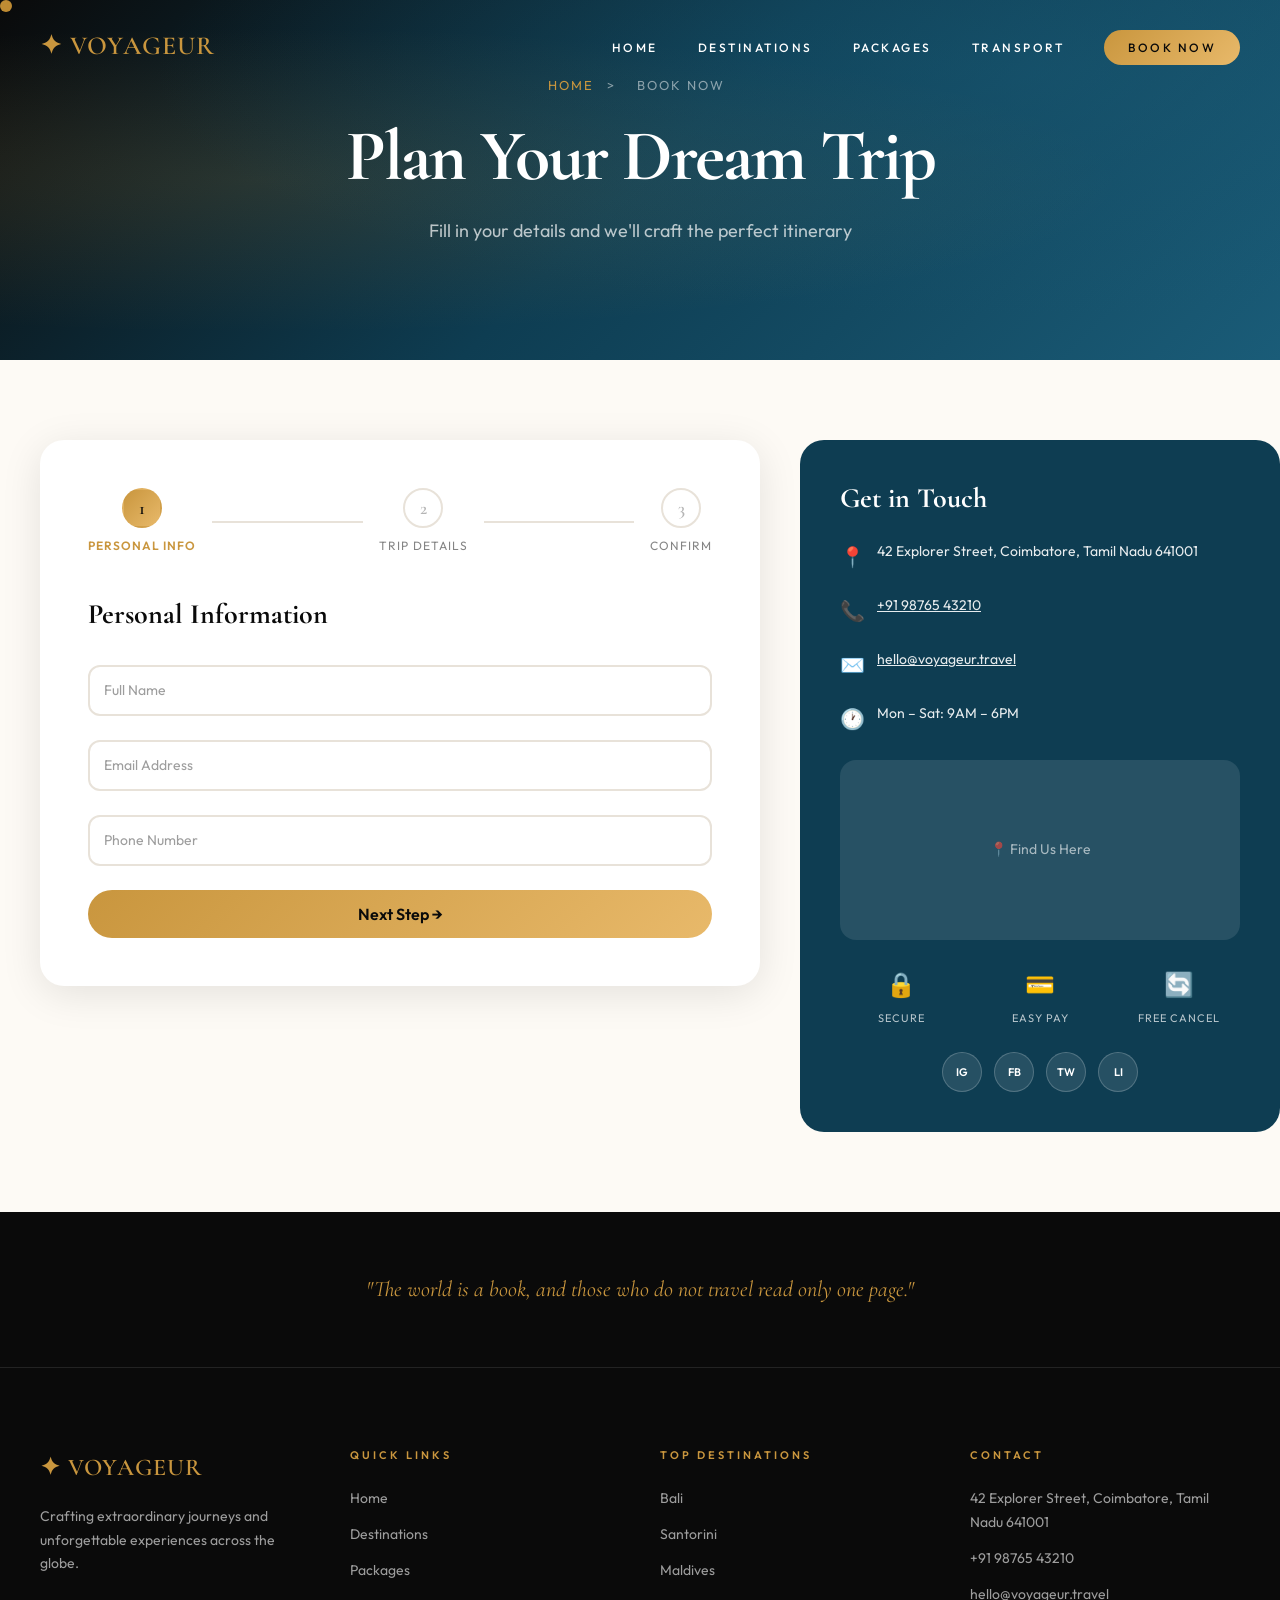
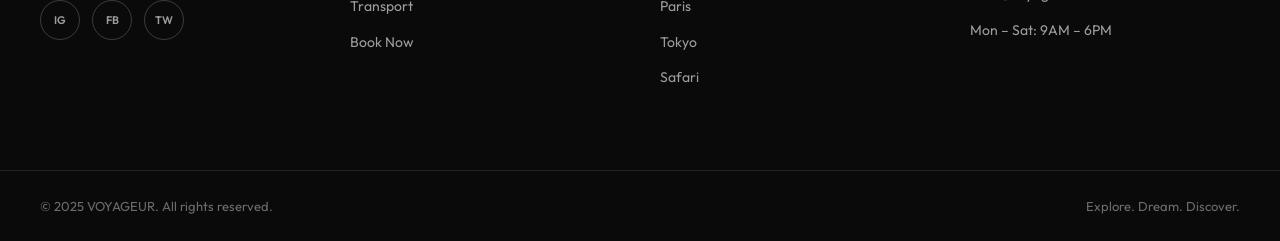
<file: booking.html>
<!DOCTYPE html>
<html lang="en">
<head>
  <meta charset="UTF-8">
  <meta name="viewport" content="width=device-width, initial-scale=1.0">
  <title>Book Now - VOYAGEUR</title>
  <link rel="stylesheet" href="style.css">
  <link rel="stylesheet" href="animations.css">
</head>
<body>
  <nav class="navbar" id="navbar">
    <div class="nav-container">
      <a class="nav-logo" href="index.html">✦ VOYAGEUR</a>
      <ul class="nav-links">
        <li><a href="index.html">Home</a></li>
        <li><a href="destinations.html">Destinations</a></li>
        <li><a href="packages.html">Packages</a></li>
        <li><a href="transport.html">Transport</a></li>
        <li><a href="booking.html" class="nav-cta">Book Now</a></li>
      </ul>
      <button class="hamburger" id="hamburger">
        <span></span>
        <span></span>
        <span></span>
      </button>
    </div>
    <div class="mobile-menu" id="mobileMenu">
      <a href="index.html">Home</a>
      <a href="destinations.html">Destinations</a>
      <a href="packages.html">Packages</a>
      <a href="transport.html">Transport</a>
      <a href="booking.html" class="nav-cta">Book Now</a>
    </div>
  </nav>

  <section class="page-hero" style="height: 40vh;">
    <div class="hero-bg"></div>
    <div class="hero-content">
      <div class="breadcrumb">
        <a href="index.html">Home</a> <span>></span> <span>Book Now</span>
      </div>
      <h1>Plan Your Dream Trip</h1>
      <p class="hero-sub">Fill in your details and we'll craft the perfect itinerary</p>
    </div>
  </section>

  <section class="booking-page">
    <div class="container">
      <div class="booking-layout">
        <div class="booking-form-wrapper">
          <div class="booking-form-card" id="formCard">
            <div class="steps">
              <div class="step active" data-step="1">
                <div class="step-circle">1</div>
                <span>Personal Info</span>
              </div>
              <div class="step-line"></div>
              <div class="step" data-step="2">
                <div class="step-circle">2</div>
                <span>Trip Details</span>
              </div>
              <div class="step-line"></div>
              <div class="step" data-step="3">
                <div class="step-circle">3</div>
                <span>Confirm</span>
              </div>
            </div>

            <form id="bookingForm">
              <div class="form-step active" data-step="1">
                <h3 class="step-heading">Personal Information</h3>
                <div class="form-group">
                  <input type="text" id="fullName" placeholder="" required>
                  <label for="fullName">Full Name</label>
                </div>
                <div class="form-group">
                  <input type="email" id="email" placeholder="" required>
                  <label for="email">Email Address</label>
                </div>
                <div class="form-group">
                  <input type="tel" id="phone" placeholder="" required>
                  <label for="phone">Phone Number</label>
                </div>
                <button type="button" class="btn-primary btn-full" onclick="nextStep()">Next Step →</button>
              </div>

              <div class="form-step" data-step="2">
                <h3 class="step-heading">Trip Details</h3>
                <div class="form-group">
                  <select id="destination" required>
                    <option value="">Select Destination</option>
                    <option value="bali">Bali, Indonesia</option>
                    <option value="tokyo">Tokyo, Japan</option>
                    <option value="bangkok">Bangkok, Thailand</option>
                    <option value="santorini">Santorini, Greece</option>
                    <option value="paris">Paris, France</option>
                    <option value="rome">Rome, Italy</option>
                    <option value="maldives">Maldives</option>
                    <option value="sydney">Sydney, Australia</option>
                    <option value="safari">Kenya Safari</option>
                  </select>
                </div>
                <div class="form-group">
                  <select id="package" required>
                    <option value="">Select Package</option>
                    <option value="bali-bliss">Bali Bliss - $1,099</option>
                    <option value="greek-hopper">Greek Island Hopper - $1,899</option>
                    <option value="japan-cherry">Japan Cherry Blossom - $1,499</option>
                    <option value="safari">African Safari - $2,299</option>
                    <option value="maldives-overwater">Maldives Overwater - $2,899</option>
                    <option value="europe-grand">European Grand Tour - $2,499</option>
                  </select>
                </div>
                <div class="form-row">
                  <div class="form-group">
                    <input type="date" id="travelDate" required>
                    <label for="travelDate">Travel Date</label>
                  </div>
                  <div class="form-group">
                    <input type="date" id="returnDate" required>
                    <label for="returnDate">Return Date</label>
                  </div>
                </div>
                <div class="form-row">
                  <div class="form-group">
                    <input type="number" id="adults" min="1" value="2" required>
                    <label for="adults">Adults</label>
                  </div>
                  <div class="form-group">
                    <input type="number" id="children" min="0" value="0" required>
                    <label for="children">Children</label>
                  </div>
                </div>
                <div class="transport-preference">
                  <label class="preference-label">Preferred Transport</label>
                  <div class="transport-radio-grid">
                    <label class="transport-radio">
                      <input type="radio" name="transport" value="flight" checked>
                      <span class="radio-icon">✈️</span>
                      <span class="radio-label">Flight</span>
                    </label>
                    <label class="transport-radio">
                      <input type="radio" name="transport" value="cruise">
                      <span class="radio-icon">🚢</span>
                      <span class="radio-label">Cruise</span>
                    </label>
                    <label class="transport-radio">
                      <input type="radio" name="transport" value="train">
                      <span class="radio-icon">🚂</span>
                      <span class="radio-label">Train</span>
                    </label>
                    <label class="transport-radio">
                      <input type="radio" name="transport" value="road">
                      <span class="radio-icon">🚗</span>
                      <span class="radio-label">Road</span>
                    </label>
                  </div>
                </div>
                <div class="form-group">
                  <textarea id="requests" rows="4" placeholder="" style="resize: vertical; min-height: 100px;"></textarea>
                  <label for="requests">Special Requests</label>
                </div>
                <div class="button-row">
                  <button type="button" class="btn-outline-dark" onclick="prevStep()">← Back</button>
                  <button type="button" class="btn-primary" onclick="nextStep()">Next Step →</button>
                </div>
              </div>

              <div class="form-step" data-step="3">
                <h3 class="step-heading">Confirm Your Booking</h3>
                <div class="summary-card" id="summaryCard">
                  <div class="summary-row">
                    <span>Destination:</span>
                    <strong id="summaryDestination">-</strong>
                  </div>
                  <div class="summary-row">
                    <span>Package:</span>
                    <strong id="summaryPackage">-</strong>
                  </div>
                  <div class="summary-row">
                    <span>Travel Dates:</span>
                    <strong id="summaryDates">-</strong>
                  </div>
                  <div class="summary-row">
                    <span>Travelers:</span>
                    <strong id="summaryTravelers">-</strong>
                  </div>
                  <div class="summary-row">
                    <span>Transport:</span>
                    <strong id="summaryTransport">-</strong>
                  </div>
                </div>
                <label class="checkbox-wrapper">
                  <input type="checkbox" id="terms" required>
                  <span class="checkbox-custom"></span>
                  <span class="checkbox-label">I agree to the Terms and Conditions</span>
                </label>
                <div class="button-row">
                  <button type="button" class="btn-outline-dark" onclick="prevStep()">← Back</button>
                  <button type="submit" class="btn-primary btn-full">Send My Inquiry →</button>
                </div>
              </div>
            </form>
          </div>

          <div class="success-state" id="successState">
            <div class="success-circle">✓</div>
            <h2>Booking Request Received!</h2>
            <p>Our travel expert will contact you within 24 hours.</p>
            <a href="index.html" class="btn-primary">Back to Home</a>
          </div>
        </div>

        <div class="contact-sidebar">
          <div class="contact-card">
            <h3>Get in Touch</h3>
            <div class="contact-items">
              <div class="contact-item">
                <span class="contact-icon">📍</span>
                <span class="contact-text">42 Explorer Street, Coimbatore, Tamil Nadu 641001</span>
              </div>
              <div class="contact-item">
                <span class="contact-icon">📞</span>
                <a class="contact-text" href="tel:+919876543210">+91 98765 43210</a>
              </div>
              <div class="contact-item">
                <span class="contact-icon">✉️</span>
                <a class="contact-text" href="mailto:hello@voyageur.travel">hello@voyageur.travel</a>
              </div>
              <div class="contact-item">
                <span class="contact-icon">🕐</span>
                <span class="contact-text">Mon – Sat: 9AM – 6PM</span>
              </div>
            </div>
            <div class="map-placeholder">
              <span>📍 Find Us Here</span>
            </div>
            <div class="trust-badges">
              <div class="trust-badge">
                <span class="badge-icon">🔒</span>
                <span class="badge-label">Secure</span>
              </div>
              <div class="trust-badge">
                <span class="badge-icon">💳</span>
                <span class="badge-label">Easy Pay</span>
              </div>
              <div class="trust-badge">
                <span class="badge-icon">🔄</span>
                <span class="badge-label">Free Cancel</span>
              </div>
            </div>
            <div class="social-row">
              <a href="#" class="social-btn">IG</a>
              <a href="#" class="social-btn">FB</a>
              <a href="#" class="social-btn">TW</a>
              <a href="#" class="social-btn">LI</a>
            </div>
          </div>
        </div>
      </div>
    </div>
  </section>

  <footer class="footer">
    <div class="footer-quote">
      <p>"The world is a book, and those who do not travel read only one page."</p>
    </div>
    <div class="footer-content">
      <div class="footer-column">
        <div class="footer-logo">✦ VOYAGEUR</div>
        <p class="footer-desc">Crafting extraordinary journeys and unforgettable experiences across the globe.</p>
        <div class="social-icons">
          <a href="#" aria-label="Instagram">IG</a>
          <a href="#" aria-label="Facebook">FB</a>
          <a href="#" aria-label="Twitter">TW</a>
        </div>
      </div>
      <div class="footer-column">
        <h4 class="footer-heading">Quick Links</h4>
        <ul class="footer-links">
          <li><a href="index.html">Home</a></li>
          <li><a href="destinations.html">Destinations</a></li>
          <li><a href="packages.html">Packages</a></li>
          <li><a href="transport.html">Transport</a></li>
          <li><a href="booking.html">Book Now</a></li>
        </ul>
      </div>
      <div class="footer-column">
        <h4 class="footer-heading">Top Destinations</h4>
        <ul class="footer-links">
          <li><a href="destinations.html">Bali</a></li>
          <li><a href="destinations.html">Santorini</a></li>
          <li><a href="destinations.html">Maldives</a></li>
          <li><a href="destinations.html">Paris</a></li>
          <li><a href="destinations.html">Tokyo</a></li>
          <li><a href="destinations.html">Safari</a></li>
        </ul>
      </div>
      <div class="footer-column">
        <h4 class="footer-heading">Contact</h4>
        <ul class="footer-links">
          <li>42 Explorer Street, Coimbatore, Tamil Nadu 641001</li>
          <li><a href="tel:+919876543210">+91 98765 43210</a></li>
          <li><a href="mailto:hello@voyageur.travel">hello@voyageur.travel</a></li>
          <li>Mon – Sat: 9AM – 6PM</li>
        </ul>
      </div>
    </div>
    <div class="footer-bottom">
      <p>&copy; 2025 VOYAGEUR. All rights reserved.</p>
      <p>Explore. Dream. Discover.</p>
    </div>
  </footer>

  <script src="main.js"></script>
  <script src="booking.js"></script>
</body>
</html>
</file>
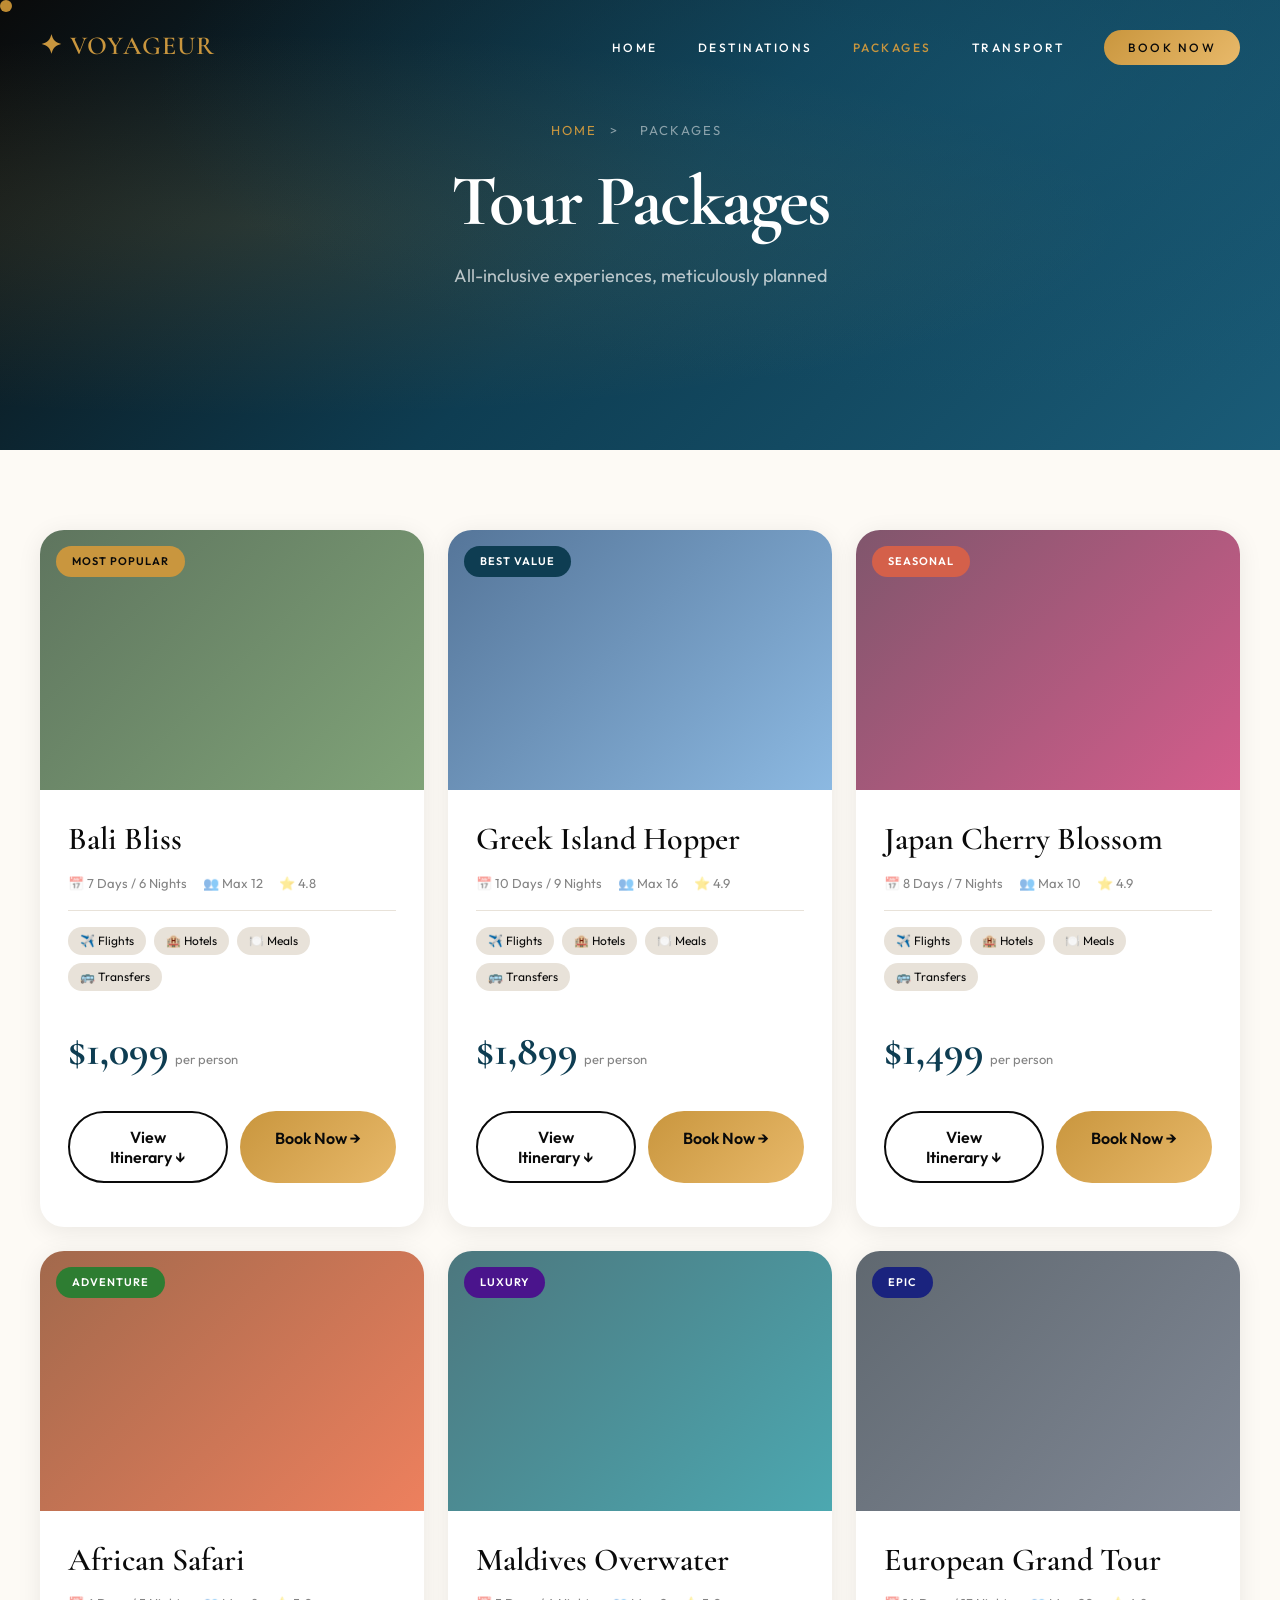
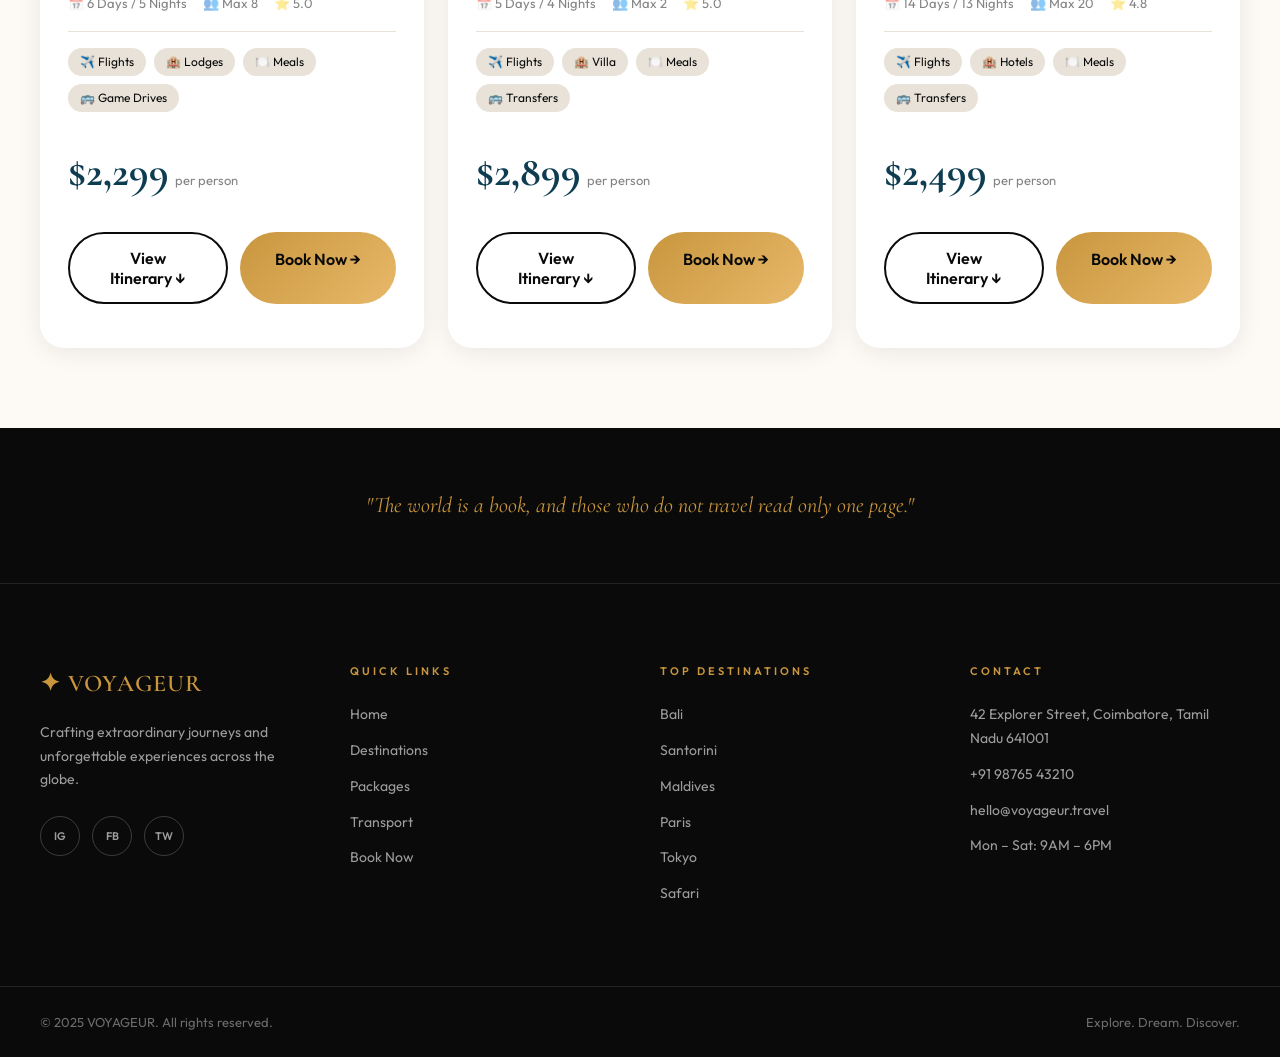
<file: packages.html>
<!DOCTYPE html>
<html lang="en">
<head>
  <meta charset="UTF-8">
  <meta name="viewport" content="width=device-width, initial-scale=1.0">
  <title>Packages - VOYAGEUR</title>
  <link rel="stylesheet" href="style.css">
  <link rel="stylesheet" href="animations.css">
</head>
<body>
  <nav class="navbar" id="navbar">
    <div class="nav-container">
      <a class="nav-logo" href="index.html">✦ VOYAGEUR</a>
      <ul class="nav-links">
        <li><a href="index.html">Home</a></li>
        <li><a href="destinations.html">Destinations</a></li>
        <li><a href="packages.html">Packages</a></li>
        <li><a href="transport.html">Transport</a></li>
        <li><a href="booking.html" class="nav-cta">Book Now</a></li>
      </ul>
      <button class="hamburger" id="hamburger">
        <span></span>
        <span></span>
        <span></span>
      </button>
    </div>
    <div class="mobile-menu" id="mobileMenu">
      <a href="index.html">Home</a>
      <a href="destinations.html">Destinations</a>
      <a href="packages.html">Packages</a>
      <a href="transport.html">Transport</a>
      <a href="booking.html" class="nav-cta">Book Now</a>
    </div>
  </nav>

  <section class="page-hero">
    <div class="hero-bg"></div>
    <div class="hero-content">
      <div class="breadcrumb">
        <a href="index.html">Home</a> <span>></span> <span>Packages</span>
      </div>
      <h1>Tour Packages</h1>
      <p class="hero-sub">All-inclusive experiences, meticulously planned</p>
    </div>
  </section>

  <section class="packages-page">
    <div class="container">
      <div class="packages-grid">
        <div class="package-card" id="pkg-bali" data-destination="bali">
          <div class="package-image" style="background: linear-gradient(135deg, rgba(26,58,26,0.7), rgba(74,124,63,0.7)), url('https://images.unsplash.com/photo-1537996194471-e657df975ab4?w=800&q=80') center/cover;">
            <span class="package-badge most-popular">Most Popular</span>
          </div>
          <div class="package-body">
            <h3 class="package-name">Bali Bliss</h3>
            <div class="package-meta">
              <span>📅 7 Days / 6 Nights</span>
              <span>👥 Max 12</span>
              <span>⭐ 4.8</span>
            </div>
            <hr class="divider">
            <div class="inclusions">
              <span class="tag">✈️ Flights</span>
              <span class="tag">🏨 Hotels</span>
              <span class="tag">🍽️ Meals</span>
              <span class="tag">🚌 Transfers</span>
            </div>
            <div class="package-price">
              <span class="price">$1,099</span>
              <span class="per">per person</span>
            </div>
            <div class="package-actions">
              <button class="btn-outline-dark accordion-trigger">View Itinerary ↓</button>
              <a href="booking.html" class="btn-primary">Book Now →</a>
            </div>
            <div class="accordion-content">
              <p><strong>Day 1-2:</strong> Arrival in Ubud, temple tours, rice terraces</p>
              <p><strong>Day 3-4:</strong> Beach relaxation in Seminyak, water sports</p>
              <p><strong>Day 5-6:</strong> Cultural experiences, spa treatments</p>
              <p><strong>Day 7:</strong> Departure with memories</p>
            </div>
          </div>
        </div>
        <div class="package-card" id="pkg-santorini" data-destination="santorini">
          <div class="package-image" style="background: linear-gradient(135deg, rgba(13,59,110,0.7), rgba(91,155,213,0.7)), url('https://images.unsplash.com/photo-1613395877344-13d4a8e0d49e?w=800&q=80') center/cover;">
            <span class="package-badge best-value">Best Value</span>
          </div>
          <div class="package-body">
            <h3 class="package-name">Greek Island Hopper</h3>
            <div class="package-meta">
              <span>📅 10 Days / 9 Nights</span>
              <span>👥 Max 16</span>
              <span>⭐ 4.9</span>
            </div>
            <hr class="divider">
            <div class="inclusions">
              <span class="tag">✈️ Flights</span>
              <span class="tag">🏨 Hotels</span>
              <span class="tag">🍽️ Meals</span>
              <span class="tag">🚌 Transfers</span>
            </div>
            <div class="package-price">
              <span class="price">$1,899</span>
              <span class="per">per person</span>
            </div>
            <div class="package-actions">
              <button class="btn-outline-dark accordion-trigger">View Itinerary ↓</button>
              <a href="booking.html" class="btn-primary">Book Now →</a>
            </div>
            <div class="accordion-content">
              <p><strong>Day 1-3:</strong> Athens exploration, Acropolis, museums</p>
              <p><strong>Day 4-6:</strong> Santorini sunsets, wine tasting</p>
              <p><strong>Day 7-9:</strong> Mykonos beaches, nightlife</p>
              <p><strong>Day 10:</strong> Return journey</p>
            </div>
          </div>
        </div>
        <div class="package-card" id="pkg-japan" data-destination="tokyo japan">
          <div class="package-image" style="background: linear-gradient(135deg, rgba(74,14,46,0.7), rgba(194,24,91,0.7)), url('https://images.unsplash.com/photo-1493976040374-85c8e12f0c0e?w=800&q=80') center/cover;">
            <span class="package-badge seasonal">Seasonal</span>
          </div>
          <div class="package-body">
            <h3 class="package-name">Japan Cherry Blossom</h3>
            <div class="package-meta">
              <span>📅 8 Days / 7 Nights</span>
              <span>👥 Max 10</span>
              <span>⭐ 4.9</span>
            </div>
            <hr class="divider">
            <div class="inclusions">
              <span class="tag">✈️ Flights</span>
              <span class="tag">🏨 Hotels</span>
              <span class="tag">🍽️ Meals</span>
              <span class="tag">🚌 Transfers</span>
            </div>
            <div class="package-price">
              <span class="price">$1,499</span>
              <span class="per">per person</span>
            </div>
            <div class="package-actions">
              <button class="btn-outline-dark accordion-trigger">View Itinerary ↓</button>
              <a href="booking.html" class="btn-primary">Book Now →</a>
            </div>
            <div class="accordion-content">
              <p><strong>Day 1-3:</strong> Tokyo modern culture, cherry blossom viewing</p>
              <p><strong>Day 4-5:</strong> Kyoto temples, traditional tea ceremony</p>
              <p><strong>Day 6-7:</strong> Osaka food tours, castle visits</p>
              <p><strong>Day 8:</strong> Departure</p>
            </div>
          </div>
        </div>
        <div class="package-card" id="pkg-safari" data-destination="safari">
          <div class="package-image" style="background: linear-gradient(135deg, rgba(122,41,0,0.7), rgba(230,74,25,0.7)), url('https://images.unsplash.com/photo-1516426122078-c23e76319801?w=800&q=80') center/cover;">
            <span class="package-badge adventure">Adventure</span>
          </div>
          <div class="package-body">
            <h3 class="package-name">African Safari</h3>
            <div class="package-meta">
              <span>📅 6 Days / 5 Nights</span>
              <span>👥 Max 8</span>
              <span>⭐ 5.0</span>
            </div>
            <hr class="divider">
            <div class="inclusions">
              <span class="tag">✈️ Flights</span>
              <span class="tag">🏨 Lodges</span>
              <span class="tag">🍽️ Meals</span>
              <span class="tag">🚌 Game Drives</span>
            </div>
            <div class="package-price">
              <span class="price">$2,299</span>
              <span class="per">per person</span>
            </div>
            <div class="package-actions">
              <button class="btn-outline-dark accordion-trigger">View Itinerary ↓</button>
              <a href="booking.html" class="btn-primary">Book Now →</a>
            </div>
            <div class="accordion-content">
              <p><strong>Day 1-2:</strong> Arrival, evening game drive</p>
              <p><strong>Day 3-4:</strong> Full-day safaris, Big Five spotting</p>
              <p><strong>Day 5:</strong> Hot air balloon safari, bush dinner</p>
              <p><strong>Day 6:</strong> Morning drive, departure</p>
            </div>
          </div>
        </div>
        <div class="package-card" id="pkg-maldives" data-destination="maldives">
          <div class="package-image" style="background: linear-gradient(135deg, rgba(0,61,71,0.7), rgba(0,131,143,0.7)), url('https://images.unsplash.com/photo-1514282401047-d79a71a590e8?w=800&q=80') center/cover;">
            <span class="package-badge luxury">Luxury</span>
          </div>
          <div class="package-body">
            <h3 class="package-name">Maldives Overwater</h3>
            <div class="package-meta">
              <span>📅 5 Days / 4 Nights</span>
              <span>👥 Max 2</span>
              <span>⭐ 5.0</span>
            </div>
            <hr class="divider">
            <div class="inclusions">
              <span class="tag">✈️ Flights</span>
              <span class="tag">🏨 Villa</span>
              <span class="tag">🍽️ Meals</span>
              <span class="tag">🚌 Transfers</span>
            </div>
            <div class="package-price">
              <span class="price">$2,899</span>
              <span class="per">per person</span>
            </div>
            <div class="package-actions">
              <button class="btn-outline-dark accordion-trigger">View Itinerary ↓</button>
              <a href="booking.html" class="btn-primary">Book Now →</a>
            </div>
            <div class="accordion-content">
              <p><strong>Day 1:</strong> Seaplane arrival, villa check-in</p>
              <p><strong>Day 2-3:</strong> Snorkeling, spa treatments, private dining</p>
              <p><strong>Day 4:</strong> Sunset cruise, beach activities</p>
              <p><strong>Day 5:</strong> Leisure morning, departure</p>
            </div>
          </div>
        </div>
        <div class="package-card" id="pkg-europe" data-destination="paris rome europe">
          <div class="package-image" style="background: linear-gradient(135deg, rgba(28,40,51,0.7), rgba(74,85,104,0.7)), url('https://images.unsplash.com/photo-1502602898657-3e91760cbb34?w=800&q=80') center/cover;">
            <span class="package-badge epic">Epic</span>
          </div>
          <div class="package-body">
            <h3 class="package-name">European Grand Tour</h3>
            <div class="package-meta">
              <span>📅 14 Days / 13 Nights</span>
              <span>👥 Max 20</span>
              <span>⭐ 4.8</span>
            </div>
            <hr class="divider">
            <div class="inclusions">
              <span class="tag">✈️ Flights</span>
              <span class="tag">🏨 Hotels</span>
              <span class="tag">🍽️ Meals</span>
              <span class="tag">🚌 Transfers</span>
            </div>
            <div class="package-price">
              <span class="price">$2,499</span>
              <span class="per">per person</span>
            </div>
            <div class="package-actions">
              <button class="btn-outline-dark accordion-trigger">View Itinerary ↓</button>
              <a href="booking.html" class="btn-primary">Book Now →</a>
            </div>
            <div class="accordion-content">
              <p><strong>Day 1-3:</strong> Paris - Eiffel Tower, Louvre, Seine cruise</p>
              <p><strong>Day 4-6:</strong> Rome - Colosseum, Vatican, Trevi Fountain</p>
              <p><strong>Day 7-9:</strong> Barcelona - Sagrada Familia, Gothic Quarter</p>
              <p><strong>Day 10-13:</strong> Amsterdam, Brussels, London highlights</p>
              <p><strong>Day 14:</strong> Return journey</p>
            </div>
          </div>
        </div>
      </div>
    </div>
  </section>

  <footer class="footer">
    <div class="footer-quote">
      <p>"The world is a book, and those who do not travel read only one page."</p>
    </div>
    <div class="footer-content">
      <div class="footer-column">
        <div class="footer-logo">✦ VOYAGEUR</div>
        <p class="footer-desc">Crafting extraordinary journeys and unforgettable experiences across the globe.</p>
        <div class="social-icons">
          <a href="#" aria-label="Instagram">IG</a>
          <a href="#" aria-label="Facebook">FB</a>
          <a href="#" aria-label="Twitter">TW</a>
        </div>
      </div>
      <div class="footer-column">
        <h4 class="footer-heading">Quick Links</h4>
        <ul class="footer-links">
          <li><a href="index.html">Home</a></li>
          <li><a href="destinations.html">Destinations</a></li>
          <li><a href="packages.html">Packages</a></li>
          <li><a href="transport.html">Transport</a></li>
          <li><a href="booking.html">Book Now</a></li>
        </ul>
      </div>
      <div class="footer-column">
        <h4 class="footer-heading">Top Destinations</h4>
        <ul class="footer-links">
          <li><a href="destinations.html">Bali</a></li>
          <li><a href="destinations.html">Santorini</a></li>
          <li><a href="destinations.html">Maldives</a></li>
          <li><a href="destinations.html">Paris</a></li>
          <li><a href="destinations.html">Tokyo</a></li>
          <li><a href="destinations.html">Safari</a></li>
        </ul>
      </div>
      <div class="footer-column">
        <h4 class="footer-heading">Contact</h4>
        <ul class="footer-links">
          <li>42 Explorer Street, Coimbatore, Tamil Nadu 641001</li>
          <li><a href="tel:+919876543210">+91 98765 43210</a></li>
          <li><a href="mailto:hello@voyageur.travel">hello@voyageur.travel</a></li>
          <li>Mon – Sat: 9AM – 6PM</li>
        </ul>
      </div>
    </div>
    <div class="footer-bottom">
      <p>&copy; 2025 VOYAGEUR. All rights reserved.</p>
      <p>Explore. Dream. Discover.</p>
    </div>
  </footer>

  <script src="main.js"></script>
  <script src="packages.js"></script>
</body>
</html>
</file>
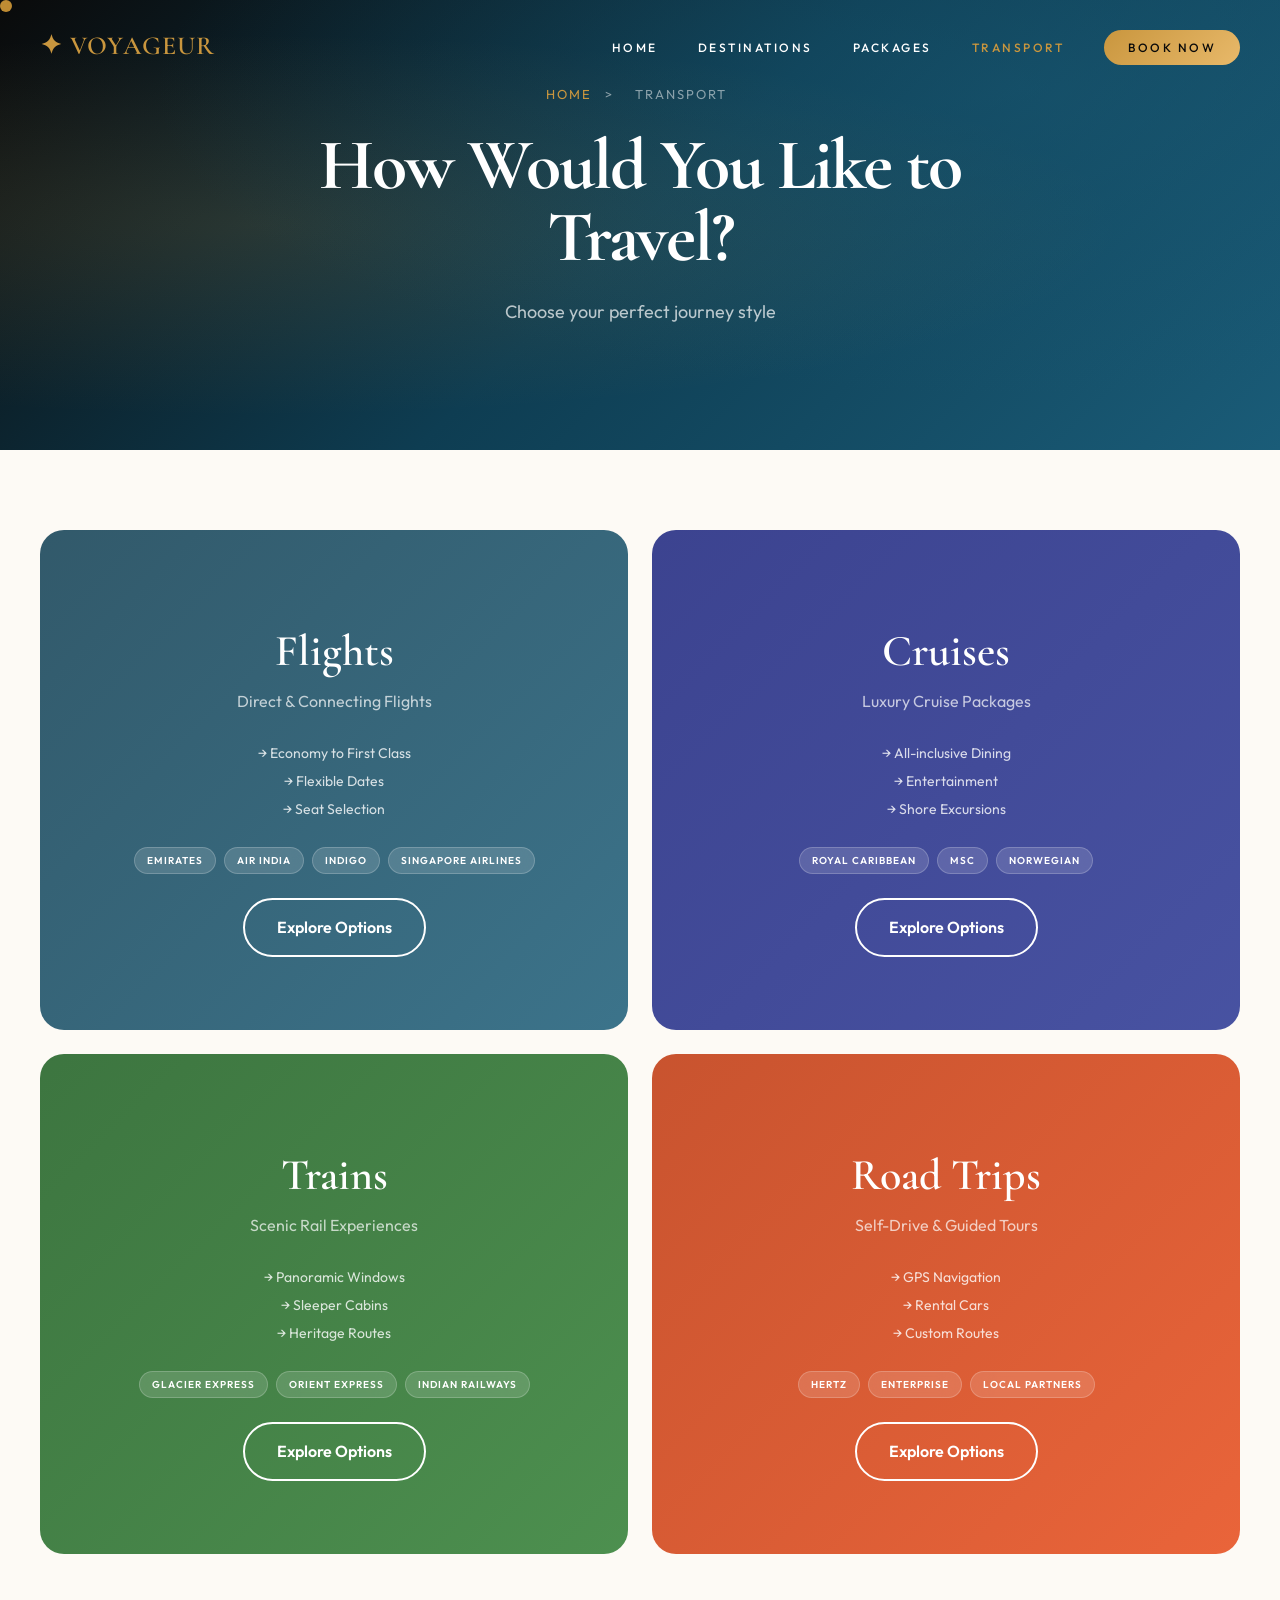
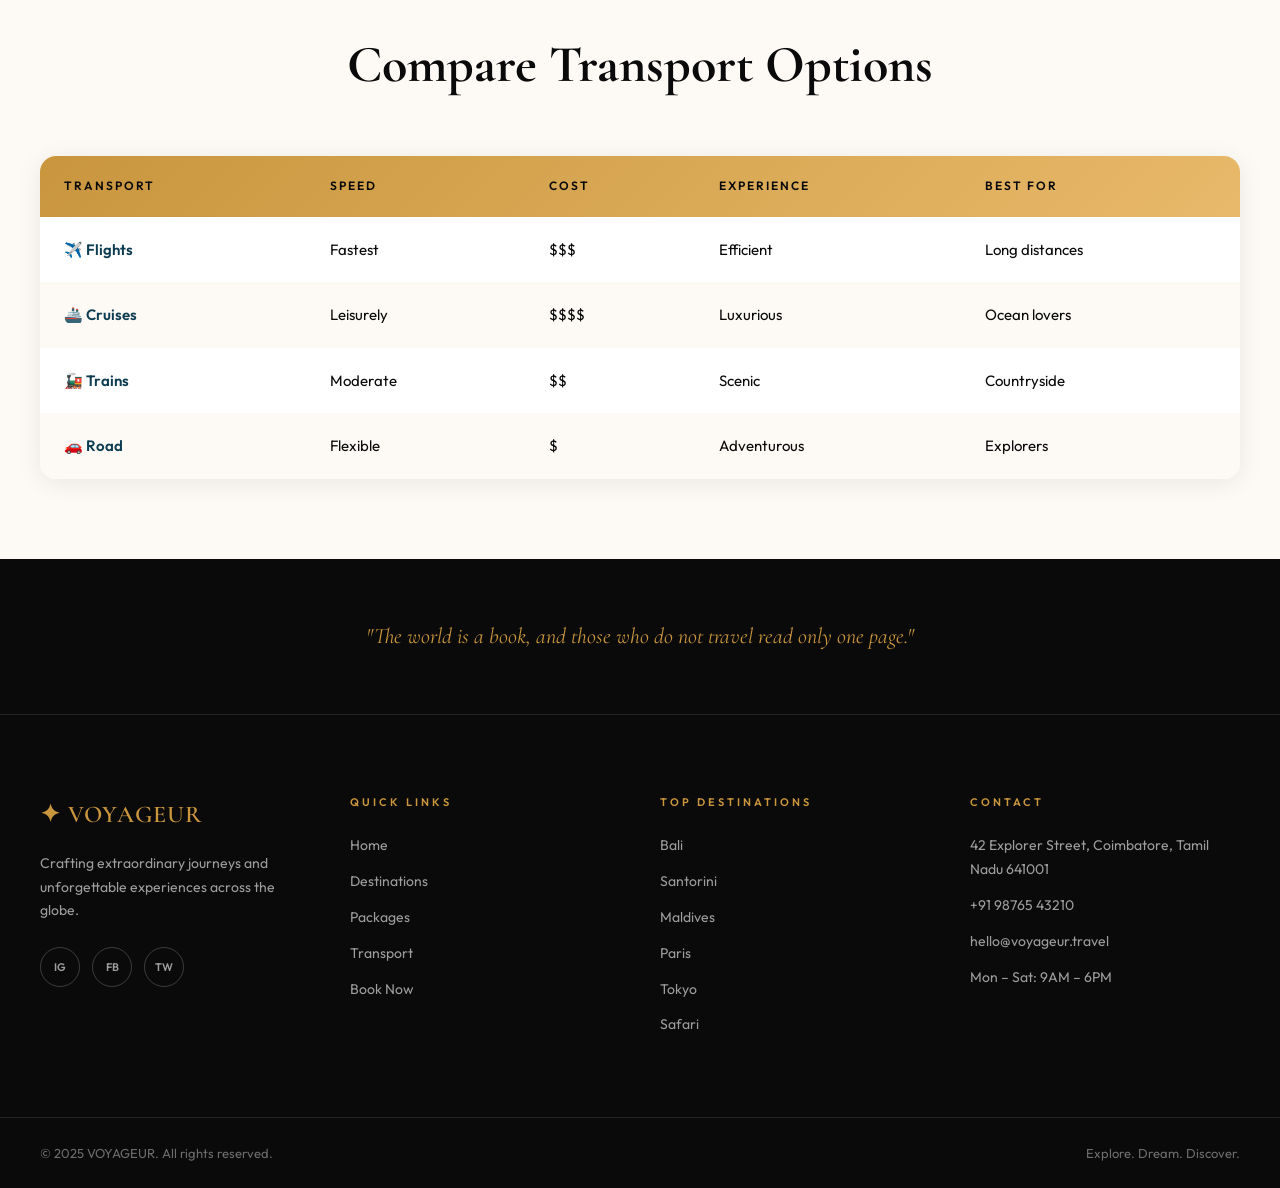
<file: transport.html>
<!DOCTYPE html>
<html lang="en">
<head>
  <meta charset="UTF-8">
  <meta name="viewport" content="width=device-width, initial-scale=1.0">
  <title>Transport - VOYAGEUR</title>
  <link rel="stylesheet" href="style.css">
  <link rel="stylesheet" href="animations.css">
</head>
<body>
  <nav class="navbar" id="navbar">
    <div class="nav-container">
      <a class="nav-logo" href="index.html">✦ VOYAGEUR</a>
      <ul class="nav-links">
        <li><a href="index.html">Home</a></li>
        <li><a href="destinations.html">Destinations</a></li>
        <li><a href="packages.html">Packages</a></li>
        <li><a href="transport.html">Transport</a></li>
        <li><a href="booking.html" class="nav-cta">Book Now</a></li>
      </ul>
      <button class="hamburger" id="hamburger">
        <span></span>
        <span></span>
        <span></span>
      </button>
    </div>
    <div class="mobile-menu" id="mobileMenu">
      <a href="index.html">Home</a>
      <a href="destinations.html">Destinations</a>
      <a href="packages.html">Packages</a>
      <a href="transport.html">Transport</a>
      <a href="booking.html" class="nav-cta">Book Now</a>
    </div>
  </nav>

  <section class="page-hero">
    <div class="hero-bg"></div>
    <div class="hero-content">
      <div class="breadcrumb">
        <a href="index.html">Home</a> <span>></span> <span>Transport</span>
      </div>
      <h1>How Would You Like to Travel?</h1>
      <p class="hero-sub">Choose your perfect journey style</p>
    </div>
  </section>

  <section class="transport-page">
    <div class="container">
      <div class="transport-grid">
        <div class="transport-card" style="background: linear-gradient(135deg, rgba(14,61,82,0.85), rgba(26,92,120,0.85)), url('https://images.unsplash.com/photo-1436491865332-7a61a109cc05?w=1200&q=80') center/cover;">
          <div class="transport-content">
            <span class="transport-icon"></span>
            <h3 class="transport-title">Flights</h3>
            <p class="transport-tagline">Direct & Connecting Flights</p>
            <div class="transport-features">
              <p>→ Economy to First Class</p>
              <p>→ Flexible Dates</p>
              <p>→ Seat Selection</p>
            </div>
            <div class="transport-partners">
              <span class="partner-pill">Emirates</span>
              <span class="partner-pill">Air India</span>
              <span class="partner-pill">IndiGo</span>
              <span class="partner-pill">Singapore Airlines</span>
            </div>
            <a class="btn-outline-white" href="booking.html">Explore Options</a>
          </div>
        </div>
        <div class="transport-card" style="background: linear-gradient(135deg, rgba(26,35,126,0.85), rgba(40,53,147,0.85)), url('https://images.unsplash.com/photo-1529070538774-1843cb3265df?w=1200&q=80') center/cover;">
          <div class="transport-content">
            <span class="transport-icon"></span>
            <h3 class="transport-title">Cruises</h3>
            <p class="transport-tagline">Luxury Cruise Packages</p>
            <div class="transport-features">
              <p>→ All-inclusive Dining</p>
              <p>→ Entertainment</p>
              <p>→ Shore Excursions</p>
            </div>
            <div class="transport-partners">
              <span class="partner-pill">Royal Caribbean</span>
              <span class="partner-pill">MSC</span>
              <span class="partner-pill">Norwegian</span>
            </div>
            <a class="btn-outline-white" href="booking.html">Explore Options</a>
          </div>
        </div>
        <div class="transport-card" style="background: linear-gradient(135deg, rgba(27,94,32,0.85), rgba(46,125,50,0.85)), url('https://images.unsplash.com/photo-1519681393784-d120267933ba?w=1200&q=80') center/cover;">
          <div class="transport-content">
            <span class="transport-icon"></span>
            <h3 class="transport-title">Trains</h3>
            <p class="transport-tagline">Scenic Rail Experiences</p>
            <div class="transport-features">
              <p>→ Panoramic Windows</p>
              <p>→ Sleeper Cabins</p>
              <p>→ Heritage Routes</p>
            </div>
            <div class="transport-partners">
              <span class="partner-pill">Glacier Express</span>
              <span class="partner-pill">Orient Express</span>
              <span class="partner-pill">Indian Railways</span>
            </div>
            <a class="btn-outline-white" href="booking.html">Explore Options</a>
          </div>
        </div>
        <div class="transport-card" style="background: linear-gradient(135deg, rgba(191,54,12,0.85), rgba(230,74,25,0.85)), url('https://images.unsplash.com/photo-1506197603052-3cc9c3a201bd?w=1200&q=80') center/cover;">
          <div class="transport-content">
            <span class="transport-icon"></span>
            <h3 class="transport-title">Road Trips</h3>
            <p class="transport-tagline">Self-Drive & Guided Tours</p>
            <div class="transport-features">
              <p>→ GPS Navigation</p>
              <p>→ Rental Cars</p>
              <p>→ Custom Routes</p>
            </div>
            <div class="transport-partners">
              <span class="partner-pill">Hertz</span>
              <span class="partner-pill">Enterprise</span>
              <span class="partner-pill">Local Partners</span>
            </div>
            <a class="btn-outline-white" href="booking.html">Explore Options</a>
          </div>
        </div>
      </div>
    </div>
  </section>

  <section class="comparison-section">
    <div class="container">
      <div class="section-header">
        <h2>Compare Transport Options</h2>
      </div>
      <div class="table-wrapper">
        <table class="compare-table">
          <thead>
            <tr>
              <th>Transport</th>
              <th>Speed</th>
              <th>Cost</th>
              <th>Experience</th>
              <th>Best For</th>
            </tr>
          </thead>
          <tbody>
            <tr>
              <td>✈️ Flights</td>
              <td>Fastest</td>
              <td>$$$</td>
              <td>Efficient</td>
              <td>Long distances</td>
            </tr>
            <tr>
              <td>🚢 Cruises</td>
              <td>Leisurely</td>
              <td>$$$$</td>
              <td>Luxurious</td>
              <td>Ocean lovers</td>
            </tr>
            <tr>
              <td>🚂 Trains</td>
              <td>Moderate</td>
              <td>$$</td>
              <td>Scenic</td>
              <td>Countryside</td>
            </tr>
            <tr>
              <td>🚗 Road</td>
              <td>Flexible</td>
              <td>$</td>
              <td>Adventurous</td>
              <td>Explorers</td>
            </tr>
          </tbody>
        </table>
      </div>
    </div>
  </section>

  <footer class="footer">
    <div class="footer-quote">
      <p>"The world is a book, and those who do not travel read only one page."</p>
    </div>
    <div class="footer-content">
      <div class="footer-column">
        <div class="footer-logo">✦ VOYAGEUR</div>
        <p class="footer-desc">Crafting extraordinary journeys and unforgettable experiences across the globe.</p>
        <div class="social-icons">
          <a href="#" aria-label="Instagram">IG</a>
          <a href="#" aria-label="Facebook">FB</a>
          <a href="#" aria-label="Twitter">TW</a>
        </div>
      </div>
      <div class="footer-column">
        <h4 class="footer-heading">Quick Links</h4>
        <ul class="footer-links">
          <li><a href="index.html">Home</a></li>
          <li><a href="destinations.html">Destinations</a></li>
          <li><a href="packages.html">Packages</a></li>
          <li><a href="transport.html">Transport</a></li>
          <li><a href="booking.html">Book Now</a></li>
        </ul>
      </div>
      <div class="footer-column">
        <h4 class="footer-heading">Top Destinations</h4>
        <ul class="footer-links">
          <li><a href="destinations.html">Bali</a></li>
          <li><a href="destinations.html">Santorini</a></li>
          <li><a href="destinations.html">Maldives</a></li>
          <li><a href="destinations.html">Paris</a></li>
          <li><a href="destinations.html">Tokyo</a></li>
          <li><a href="destinations.html">Safari</a></li>
        </ul>
      </div>
      <div class="footer-column">
        <h4 class="footer-heading">Contact</h4>
        <ul class="footer-links">
          <li>42 Explorer Street, Coimbatore, Tamil Nadu 641001</li>
          <li><a href="tel:+919876543210">+91 98765 43210</a></li>
          <li><a href="mailto:hello@voyageur.travel">hello@voyageur.travel</a></li>
          <li>Mon – Sat: 9AM – 6PM</li>
        </ul>
      </div>
    </div>
    <div class="footer-bottom">
      <p>&copy; 2025 VOYAGEUR. All rights reserved.</p>
      <p>Explore. Dream. Discover.</p>
    </div>
  </footer>

  <script src="main.js"></script>
</body>
</html>
</file>
<file: style.css>
@import url('https://fonts.googleapis.com/css2?family=Cormorant+Garamond:ital,wght@0,400;0,600;0,700;1,400&family=Outfit:wght@300;400;500;600&display=swap');

:root {
  /* Colors */
  --ink: #0A0A0A;
  --sand: #F2E8D9;
  --ocean: #0E3D52;
  --ocean-light: #1A5C78;
  --gold: #C9963E;
  --gold-light: #E8B96A;
  --ivory: #FDFAF5;
  --mist: #E8E2D9;
  --coral: #D4604A;
  --white: #FFFFFF;
  --glass: rgba(255,255,255,0.08);
  
  /* Gradients */
  --hero-gradient: linear-gradient(135deg, #0A0A0A 0%, #0E3D52 50%, #1A5C78 100%);
  --gold-gradient: linear-gradient(135deg, #C9963E, #E8B96A);
  --card-overlay: linear-gradient(to top, rgba(10,10,10,0.95) 0%, transparent 60%);
  
  /* Spacing */
  --space-xs: 8px;
  --space-sm: 16px;
  --space-md: 32px;
  --space-lg: 64px;
  --space-xl: 120px;
}

* {
  box-sizing: border-box;
  margin: 0;
  padding: 0;
}

html {
  scroll-behavior: smooth;
}

body {
  background: var(--ivory);
  color: var(--ink);
  font-family: 'Outfit', sans-serif;
  font-size: 16px;
  line-height: 1.7;
}

/* Custom Scrollbar */
::-webkit-scrollbar {
  width: 6px;
}

::-webkit-scrollbar-track {
  background: transparent;
}

::-webkit-scrollbar-thumb {
  background: var(--gold);
  border-radius: 3px;
}

::selection {
  background: var(--gold);
  color: white;
}

/* Typography */
h1, h2, h3, h4, h5, h6 {
  font-family: 'Cormorant Garamond', serif;
}

h1 {
  font-size: 96px;
  letter-spacing: -2px;
  line-height: 1;
}

h2 {
  font-size: 52px;
  line-height: 1.2;
}

h3 {
  font-size: 36px;
  line-height: 1.3;
}

h4 {
  font-size: 28px;
  line-height: 1.4;
}

/* Section Label */
.section-label {
  color: var(--gold);
  font-family: 'Outfit', sans-serif;
  font-size: 11px;
  text-transform: uppercase;
  letter-spacing: 4px;
  font-weight: 600;
}

/* Buttons */
.btn-primary {
  background: var(--gold-gradient);
  color: var(--ink);
  border-radius: 50px;
  padding: 14px 32px;
  font-family: 'Outfit', sans-serif;
  font-weight: 600;
  font-size: 16px;
  border: none;
  cursor: pointer;
  transition: all 0.3s cubic-bezier(0.4, 0, 0.2, 1);
  display: inline-block;
  text-decoration: none;
}

.btn-primary:hover {
  transform: translateY(-2px);
  box-shadow: 0 12px 32px rgba(201, 150, 62, 0.4);
}

.btn-outline-dark {
  background: transparent;
  color: var(--ink);
  border: 2px solid var(--ink);
  border-radius: 50px;
  padding: 14px 32px;
  font-family: 'Outfit', sans-serif;
  font-weight: 600;
  font-size: 16px;
  cursor: pointer;
  transition: all 0.3s cubic-bezier(0.4, 0, 0.2, 1);
  display: inline-block;
  text-decoration: none;
}

.btn-outline-dark:hover {
  background: var(--ink);
  color: white;
}

.btn-outline-white {
  background: transparent;
  color: white;
  border: 2px solid white;
  border-radius: 50px;
  padding: 14px 32px;
  font-family: 'Outfit', sans-serif;
  font-weight: 600;
  font-size: 16px;
  cursor: pointer;
  transition: all 0.3s cubic-bezier(0.4, 0, 0.2, 1);
  display: inline-block;
  text-decoration: none;
}

.btn-outline-white:hover {
  background: white;
  color: var(--ink);
}

/* Global Transitions */
a, button, input, textarea, select {
  transition: all 0.3s cubic-bezier(0.4, 0, 0.2, 1);
}

/* ========== NAVBAR ========== */
.navbar {
  position: fixed;
  top: 0;
  left: 0;
  width: 100%;
  z-index: 1000;
  padding: 24px 0;
  transition: all 0.4s cubic-bezier(0.4, 0, 0.2, 1);
}

.navbar.scrolled {
  backdrop-filter: blur(20px);
  background: rgba(10, 10, 10, 0.85);
  border-bottom: 1px solid rgba(255, 255, 255, 0.1);
  padding: 16px 0;
}

.nav-container {
  max-width: 1400px;
  margin: 0 auto;
  padding: 0 40px;
  display: flex;
  justify-content: space-between;
  align-items: center;
}

.nav-logo {
  font-family: 'Cormorant Garamond', serif;
  font-size: 26px;
  color: var(--gold);
  text-decoration: none;
  font-weight: 600;
  letter-spacing: 1px;
}

.nav-links {
  display: flex;
  list-style: none;
  gap: 40px;
  align-items: center;
}

.nav-links a {
  font-family: 'Outfit', sans-serif;
  font-size: 12px;
  text-transform: uppercase;
  letter-spacing: 2.5px;
  color: white;
  text-decoration: none;
  font-weight: 500;
  transition: color 0.3s cubic-bezier(0.4, 0, 0.2, 1);
}

.nav-links a:hover,
.nav-links a.active {
  color: var(--gold);
}

.nav-cta {
  background: var(--gold-gradient) !important;
  color: var(--ink) !important;
  border-radius: 50px;
  padding: 10px 24px !important;
}

.nav-cta:hover {
  transform: translateY(-2px);
  box-shadow: 0 8px 20px rgba(201, 150, 62, 0.3);
}

.hamburger {
  display: none;
  flex-direction: column;
  gap: 6px;
  background: none;
  border: none;
  cursor: pointer;
  padding: 8px;
}

.hamburger span {
  width: 28px;
  height: 2px;
  background: white;
  transition: all 0.3s cubic-bezier(0.4, 0, 0.2, 1);
}

.hamburger.open span:nth-child(1) {
  transform: rotate(45deg) translate(8px, 8px);
}

.hamburger.open span:nth-child(2) {
  opacity: 0;
}

.hamburger.open span:nth-child(3) {
  transform: rotate(-45deg) translate(8px, -8px);
}

.mobile-menu {
  position: fixed;
  top: 0;
  left: 0;
  width: 100%;
  height: 100vh;
  background: rgba(10, 10, 10, 0.97);
  display: flex;
  flex-direction: column;
  justify-content: center;
  align-items: center;
  gap: 32px;
  opacity: 0;
  pointer-events: none;
  transition: opacity 0.4s cubic-bezier(0.4, 0, 0.2, 1);
}

.mobile-menu.open {
  opacity: 1;
  pointer-events: all;
}

.mobile-menu a {
  font-family: 'Outfit', sans-serif;
  font-size: 24px;
  text-transform: uppercase;
  letter-spacing: 3px;
  color: white;
  text-decoration: none;
  opacity: 0;
  transform: translateY(20px);
  transition: all 0.3s cubic-bezier(0.4, 0, 0.2, 1);
}

.mobile-menu.open a {
  opacity: 1;
  transform: translateY(0);
}

.mobile-menu.open a:nth-child(1) { transition-delay: 0.1s; }
.mobile-menu.open a:nth-child(2) { transition-delay: 0.15s; }
.mobile-menu.open a:nth-child(3) { transition-delay: 0.2s; }
.mobile-menu.open a:nth-child(4) { transition-delay: 0.25s; }
.mobile-menu.open a:nth-child(5) { transition-delay: 0.3s; }

.mobile-menu a:hover {
  color: var(--gold);
}

.mobile-menu .nav-cta {
  background: var(--gold-gradient);
  color: var(--ink);
  border-radius: 50px;
  padding: 14px 32px;
  margin-top: 20px;
}

/* ========== FOOTER ========== */
.footer {
  background: #0A0A0A;
  color: white;
}

.footer-quote {
  text-align: center;
  padding: 60px 40px;
  border-bottom: 1px solid rgba(255, 255, 255, 0.1);
}

.footer-quote p {
  font-family: 'Cormorant Garamond', serif;
  font-style: italic;
  font-size: 22px;
  color: var(--gold);
  max-width: 800px;
  margin: 0 auto;
  line-height: 1.6;
}

.footer-content {
  max-width: 1400px;
  margin: 0 auto;
  padding: 80px 40px;
  display: grid;
  grid-template-columns: repeat(4, 1fr);
  gap: 40px;
}

.footer-column {
  display: flex;
  flex-direction: column;
}

.footer-logo {
  font-family: 'Cormorant Garamond', serif;
  font-size: 24px;
  color: var(--gold);
  font-weight: 600;
  margin-bottom: 16px;
  letter-spacing: 1px;
}

.footer-desc {
  color: rgba(255, 255, 255, 0.6);
  font-size: 14px;
  line-height: 1.7;
  margin-bottom: 24px;
}

.footer-heading {
  font-family: 'Outfit', sans-serif;
  font-size: 11px;
  text-transform: uppercase;
  letter-spacing: 3px;
  color: var(--gold);
  font-weight: 600;
  margin-bottom: 24px;
}

.footer-links {
  list-style: none;
  display: flex;
  flex-direction: column;
  gap: 12px;
}

.footer-links li {
  color: rgba(255, 255, 255, 0.6);
  font-size: 14px;
}

.footer-links a {
  color: rgba(255, 255, 255, 0.6);
  text-decoration: none;
  transition: color 0.3s cubic-bezier(0.4, 0, 0.2, 1);
}

.footer-links a:hover {
  color: white;
}

.social-icons {
  display: flex;
  gap: 12px;
}

.social-icons a {
  width: 40px;
  height: 40px;
  border: 1px solid rgba(255, 255, 255, 0.2);
  border-radius: 50%;
  display: flex;
  align-items: center;
  justify-content: center;
  color: rgba(255, 255, 255, 0.6);
  text-decoration: none;
  font-size: 11px;
  font-weight: 600;
  transition: all 0.3s cubic-bezier(0.4, 0, 0.2, 1);
}

.social-icons a:hover {
  border-color: var(--gold);
  color: var(--gold);
}

.footer-bottom {
  max-width: 1400px;
  margin: 0 auto;
  padding: 24px 40px;
  border-top: 1px solid rgba(255, 255, 255, 0.1);
  display: flex;
  justify-content: space-between;
  align-items: center;
  color: rgba(255, 255, 255, 0.4);
  font-size: 13px;
}

/* ========== RESPONSIVE ========== */
@media (max-width: 968px) {
  .nav-links {
    display: none;
  }

  .hamburger {
    display: flex;
  }

  .footer-content {
    grid-template-columns: repeat(2, 1fr);
    gap: 40px;
    padding: 60px 40px;
  }

  .footer-bottom {
    flex-direction: column;
    gap: 12px;
    text-align: center;
  }
}

@media (max-width: 640px) {
  h1 {
    font-size: 56px;
  }

  h2 {
    font-size: 36px;
  }

  .nav-container {
    padding: 0 24px;
  }

  .footer-content {
    grid-template-columns: 1fr;
    padding: 40px 24px;
  }

  .footer-quote {
    padding: 40px 24px;
  }

  .footer-quote p {
    font-size: 18px;
  }

  .footer-bottom {
    padding: 20px 24px;
  }
}

/* ========== HERO SECTION ========== */
.hero {
  height: 100vh;
  position: relative;
  overflow: hidden;
  display: flex;
  align-items: center;
  justify-content: center;
}

.hero-bg {
  position: absolute;
  inset: 0;
  background: var(--hero-gradient);
  z-index: 0;
}

.hero-bg::before {
  content: '';
  position: absolute;
  inset: 0;
  background: radial-gradient(ellipse at 20% 50%, rgba(201, 150, 62, 0.15) 0%, transparent 60%);
  animation: meshMove1 8s ease-in-out alternate infinite;
}

.hero-bg::after {
  content: '';
  position: absolute;
  inset: 0;
  background: radial-gradient(ellipse at 80% 20%, rgba(26, 92, 120, 0.4) 0%, transparent 60%);
  animation: meshMove2 12s ease-in-out alternate infinite;
}

@keyframes meshMove1 {
  0% { transform: translate(0, 0); }
  100% { transform: translate(50px, 30px); }
}

@keyframes meshMove2 {
  0% { transform: translate(0, 0); }
  100% { transform: translate(-40px, 50px); }
}

.hero-particles {
  position: absolute;
  inset: 0;
  z-index: 1;
  pointer-events: none;
}

.particle {
  position: absolute;
  width: 3px;
  height: 3px;
  background: rgba(255, 255, 255, 0.4);
  border-radius: 50%;
  animation: float var(--duration) ease-in-out infinite;
}

@keyframes float {
  0%, 100% { transform: translateY(0) translateX(0); }
  50% { transform: translateY(-20px) translateX(10px); }
}

.hero-content {
  z-index: 2;
  text-align: center;
  max-width: 800px;
  color: white;
  padding: 0 24px;
}

.hero .section-label {
  display: block;
  margin-bottom: 24px;
  animation: fadeInDown 0.8s ease-out;
}

.hero h1 {
  animation: fadeInUp 1s 0.2s both;
  margin-bottom: 0;
}

.gold-text {
  background: var(--gold-gradient);
  -webkit-background-clip: text;
  background-clip: text;
  -webkit-text-fill-color: transparent;
}

.hero-sub {
  font-family: 'Outfit', sans-serif;
  font-size: 18px;
  color: rgba(255, 255, 255, 0.65);
  max-width: 500px;
  margin: 24px auto 40px;
  animation: fadeInUp 1s 0.4s both;
}

.hero-search {
  background: white;
  border-radius: 20px;
  padding: 8px;
  display: flex;
  gap: 4px;
  box-shadow: 0 20px 60px rgba(0, 0, 0, 0.3);
  animation: fadeInUp 1s 0.6s both;
  max-width: 700px;
  margin: 0 auto;
}

.search-field {
  flex: 1;
  display: flex;
  align-items: center;
  gap: 8px;
  padding: 12px 16px;
  border-right: 1px solid var(--mist);
}

.search-field:last-of-type {
  border-right: none;
}

.search-icon {
  font-size: 18px;
  flex-shrink: 0;
}

.search-field input {
  border: none;
  outline: none;
  font-family: 'Outfit', sans-serif;
  width: 100%;
  color: var(--ink);
  font-size: 15px;
  background: transparent;
}

.search-field input::placeholder {
  color: rgba(10, 10, 10, 0.4);
}

.hero-search .btn-primary {
  flex-shrink: 0;
  margin: 0;
}

.hero-badges {
  display: flex;
  gap: 16px;
  justify-content: center;
  margin-top: 32px;
  flex-wrap: wrap;
  animation: fadeInUp 1s 0.8s both;
}

.badge {
  backdrop-filter: blur(10px);
  background: rgba(255, 255, 255, 0.1);
  border: 1px solid rgba(255, 255, 255, 0.2);
  border-radius: 50px;
  padding: 10px 20px;
  font-family: 'Outfit', sans-serif;
  font-size: 13px;
  color: white;
  letter-spacing: 0.5px;
}

.scroll-indicator {
  position: absolute;
  bottom: 40px;
  left: 50%;
  transform: translateX(-50%);
  z-index: 2;
  display: flex;
  flex-direction: column;
  align-items: center;
  gap: 8px;
  color: white;
}

.scroll-indicator span {
  font-family: 'Outfit', sans-serif;
  font-size: 11px;
  text-transform: uppercase;
  letter-spacing: 2px;
  opacity: 0.7;
}

.scroll-arrow {
  width: 20px;
  height: 20px;
  border-right: 2px solid white;
  border-bottom: 2px solid white;
  transform: rotate(45deg);
  animation: bounce 2s infinite;
}

@keyframes bounce {
  0%, 100% { transform: rotate(45deg) translateY(0); }
  50% { transform: rotate(45deg) translateY(10px); }
}

@keyframes fadeInDown {
  from {
    opacity: 0;
    transform: translateY(-30px);
  }
  to {
    opacity: 1;
    transform: translateY(0);
  }
}

@keyframes fadeInUp {
  from {
    opacity: 0;
    transform: translateY(30px);
  }
  to {
    opacity: 1;
    transform: translateY(0);
  }
}

/* ========== MARQUEE SECTION ========== */
.marquee-section {
  background: var(--gold-gradient);
  padding: 18px 0;
  overflow: hidden;
}

.marquee-section:hover .marquee-track {
  animation-play-state: paused;
}

.marquee-track {
  display: flex;
  width: max-content;
  animation: marquee 25s linear infinite;
}

.marquee-track span {
  font-family: 'Outfit', sans-serif;
  font-size: 12px;
  letter-spacing: 4px;
  text-transform: uppercase;
  color: var(--ink);
  font-weight: 600;
  white-space: nowrap;
}

@keyframes marquee {
  0% { transform: translateX(0); }
  100% { transform: translateX(-50%); }
}

/* ========== HERO RESPONSIVE ========== */
@media (max-width: 968px) {
  .hero-search {
    flex-direction: column;
    gap: 8px;
  }

  .search-field {
    border-right: none;
    border-bottom: 1px solid var(--mist);
  }

  .search-field:last-of-type {
    border-bottom: none;
  }

  .hero-search .btn-primary {
    width: 100%;
  }
}

@media (max-width: 640px) {
  .hero h1 {
    font-size: 56px;
  }

  .hero-sub {
    font-size: 16px;
  }

  .hero-badges {
    gap: 12px;
  }

  .badge {
    font-size: 12px;
    padding: 8px 16px;
  }

  .scroll-indicator {
    bottom: 24px;
  }
}

/* ========== CONTAINER ========== */
.container {
  max-width: 1400px;
  margin: 0 auto;
  padding: 0 40px;
}

/* ========== SECTION HEADER ========== */
.section-header {
  text-align: center;
  margin-bottom: 60px;
}

.section-header .section-label {
  display: block;
  margin-bottom: 16px;
}

.section-header h2 {
  color: var(--ink);
}

/* ========== STATS SECTION ========== */
.stats-section {
  background: var(--ivory);
  padding: var(--space-xl) 0;
  display: flex;
  justify-content: center;
  gap: 0;
}

.stat-item {
  flex: 1;
  text-align: center;
  padding: 60px 40px;
  position: relative;
}

.stat-item::after {
  content: '';
  position: absolute;
  right: 0;
  top: 20%;
  height: 60%;
  width: 1px;
  background: var(--gold);
  opacity: 0.4;
}

.stat-item:last-child::after {
  display: none;
}

.stat-number {
  font-family: 'Cormorant Garamond', serif;
  font-size: 80px;
  color: var(--gold);
  line-height: 1;
  font-weight: 700;
}

.stat-plus {
  font-family: 'Cormorant Garamond', serif;
  font-size: 40px;
  color: var(--gold);
  line-height: 1;
  font-weight: 700;
}

.stat-label {
  font-family: 'Outfit', sans-serif;
  font-size: 11px;
  text-transform: uppercase;
  letter-spacing: 3px;
  color: rgba(10, 10, 10, 0.5);
  margin-top: 8px;
}

/* ========== FEATURED DESTINATIONS ========== */
.featured-destinations {
  background: var(--ivory);
  padding: var(--space-xl) 0;
}

.destinations-grid {
  display: grid;
  grid-template-columns: 1fr 1fr 1fr;
  grid-template-rows: 300px 300px 250px;
  gap: 16px;
  margin-bottom: 40px;
}

.dest-card {
  position: relative;
  overflow: hidden;
  border-radius: 20px;
  cursor: pointer;
  transition: all 0.4s cubic-bezier(0.4, 0, 0.2, 1);
}

.card-bg {
  position: absolute;
  inset: 0;
  transition: transform 0.6s cubic-bezier(0.4, 0, 0.2, 1);
}

.card-overlay {
  position: absolute;
  inset: 0;
  background: var(--card-overlay);
}

.card-content {
  position: absolute;
  bottom: 0;
  left: 0;
  padding: 24px;
  color: white;
  width: 100%;
  z-index: 1;
}

.card-country {
  font-family: 'Outfit', sans-serif;
  font-size: 10px;
  text-transform: uppercase;
  letter-spacing: 3px;
  color: var(--gold);
  opacity: 0.8;
  display: block;
}

.card-name {
  font-family: 'Cormorant Garamond', serif;
  font-size: 28px;
  font-weight: 700;
  margin: 4px 0;
}

.card-price {
  color: var(--gold);
  font-family: 'Outfit', sans-serif;
  font-size: 14px;
  margin: 8px 0;
}

.card-stars {
  color: var(--gold);
  font-size: 12px;
  letter-spacing: 2px;
}

.card-explore {
  position: absolute;
  bottom: 24px;
  right: 24px;
  opacity: 0;
  transform: translateY(10px);
  transition: all 0.3s cubic-bezier(0.4, 0, 0.2, 1);
  z-index: 2;
  padding: 10px 24px;
  font-size: 14px;
}

.dest-card:hover .card-bg {
  transform: scale(1.08);
}

.dest-card:hover {
  box-shadow: 0 20px 60px rgba(0, 0, 0, 0.4);
}

.dest-card:hover .card-explore {
  opacity: 1;
  transform: translateY(0);
}

.section-footer {
  text-align: right;
}

.view-all {
  font-family: 'Outfit', sans-serif;
  color: var(--gold);
  text-decoration: none;
  font-size: 16px;
  font-weight: 600;
  letter-spacing: 0.5px;
  transition: all 0.3s cubic-bezier(0.4, 0, 0.2, 1);
  display: inline-block;
}

.view-all:hover {
  text-decoration: underline;
  transform: translateX(4px);
}

/* ========== WHY CHOOSE US ========== */
.why-choose-us {
  background: var(--ocean);
  padding: var(--space-xl) 0;
}

.why-choose-us .section-header h2 {
  color: white;
}

.features-grid {
  display: grid;
  grid-template-columns: repeat(4, 1fr);
  gap: 24px;
}

.feature-card {
  background: var(--glass);
  border: 1px solid rgba(255, 255, 255, 0.1);
  border-radius: 20px;
  padding: 40px 32px;
  backdrop-filter: blur(10px);
  transition: all 0.3s cubic-bezier(0.4, 0, 0.2, 1);
}

.feature-card:hover {
  border-color: var(--gold);
  box-shadow: 0 0 30px rgba(201, 150, 62, 0.15);
  transform: translateY(-4px);
}

.feature-icon {
  font-size: 48px;
  display: block;
  margin-bottom: 20px;
}

.feature-title {
  font-family: 'Outfit', sans-serif;
  font-size: 20px;
  color: white;
  font-weight: 600;
  margin-bottom: 12px;
}

.feature-desc {
  color: rgba(255, 255, 255, 0.6);
  font-size: 15px;
  line-height: 1.7;
}

/* ========== SCROLL REVEAL ========== */
.reveal {
  opacity: 0;
  transform: translateY(40px);
  transition: all 0.6s cubic-bezier(0.4, 0, 0.2, 1);
}

.reveal.active {
  opacity: 1;
  transform: translateY(0);
}

/* ========== RESPONSIVE ========== */
@media (max-width: 1200px) {
  .destinations-grid {
    grid-template-columns: 1fr 1fr;
    grid-template-rows: 300px 300px 300px 250px;
  }

  .dest-card:nth-child(1) {
    grid-row: 1/3 !important;
    grid-column: 1/2 !important;
  }

  .dest-card:nth-child(2) {
    grid-row: 1/2 !important;
    grid-column: 2/3 !important;
  }

  .dest-card:nth-child(3) {
    grid-row: 2/3 !important;
    grid-column: 2/3 !important;
  }

  .dest-card:nth-child(4) {
    grid-row: 3/4 !important;
    grid-column: 1/2 !important;
  }

  .dest-card:nth-child(5) {
    grid-row: 3/4 !important;
    grid-column: 2/3 !important;
  }

  .dest-card:nth-child(6) {
    grid-row: 4/5 !important;
    grid-column: 1/3 !important;
  }

  .features-grid {
    grid-template-columns: repeat(2, 1fr);
  }
}

@media (max-width: 968px) {
  .stats-section {
    flex-wrap: wrap;
  }

  .stat-item {
    flex: 0 0 50%;
    padding: 40px 20px;
  }

  .stat-item:nth-child(2)::after {
    display: none;
  }

  .stat-number {
    font-size: 60px;
  }

  .stat-plus {
    font-size: 30px;
  }
}

@media (max-width: 640px) {
  .container {
    padding: 0 24px;
  }

  .stats-section {
    padding: var(--space-lg) 0;
  }

  .stat-item {
    flex: 0 0 50%;
    padding: 30px 16px;
  }

  .stat-number {
    font-size: 48px;
  }

  .stat-plus {
    font-size: 24px;
  }

  .destinations-grid {
    grid-template-columns: 1fr;
    grid-template-rows: repeat(6, 280px);
  }

  .dest-card:nth-child(1),
  .dest-card:nth-child(2),
  .dest-card:nth-child(3),
  .dest-card:nth-child(4),
  .dest-card:nth-child(5),
  .dest-card:nth-child(6) {
    grid-row: auto !important;
    grid-column: 1/2 !important;
  }

  .features-grid {
    grid-template-columns: 1fr;
  }

  .section-header {
    margin-bottom: 40px;
  }

  .section-footer {
    text-align: center;
  }
}

/* ========== TESTIMONIALS SECTION ========== */
.testimonials-section {
  background: var(--sand);
  padding: var(--space-xl) 0;
}

.testimonials-grid {
  display: grid;
  grid-template-columns: repeat(3, 1fr);
  gap: 24px;
}

.testimonial-card {
  background: white;
  border-radius: 24px;
  padding: 40px;
  box-shadow: 0 4px 24px rgba(0, 0, 0, 0.06);
  transition: all 0.3s cubic-bezier(0.4, 0, 0.2, 1);
}

.testimonial-card:hover {
  transform: translateY(-4px);
  box-shadow: 0 12px 40px rgba(0, 0, 0, 0.12);
}

.quote-mark {
  font-family: 'Cormorant Garamond', serif;
  font-size: 80px;
  color: var(--gold);
  line-height: 0.5;
  display: block;
  margin-bottom: 16px;
}

.quote-text {
  font-family: 'Cormorant Garamond', serif;
  font-style: italic;
  font-size: 18px;
  color: var(--ink);
  line-height: 1.7;
}

.quote-divider {
  height: 1px;
  background: var(--mist);
  margin: 24px 0;
}

.testimonial-footer {
  display: flex;
  align-items: center;
  gap: 16px;
}

.avatar {
  width: 48px;
  height: 48px;
  border-radius: 50%;
  background: var(--gold-gradient);
  color: white;
  display: flex;
  align-items: center;
  justify-content: center;
  font-family: 'Outfit', sans-serif;
  font-size: 16px;
  font-weight: 700;
  flex-shrink: 0;
}

.testimonial-info {
  flex: 1;
}

.testimonial-name {
  font-family: 'Outfit', sans-serif;
  font-size: 15px;
  font-weight: 600;
  color: var(--ink);
  margin-bottom: 4px;
}

.testimonial-dest {
  font-family: 'Outfit', sans-serif;
  font-size: 13px;
  color: rgba(10, 10, 10, 0.5);
}

.testimonial-stars {
  color: var(--gold);
  font-size: 14px;
  letter-spacing: 2px;
  margin-left: auto;
}

/* ========== CTA BANNER ========== */
.cta-banner {
  background: var(--gold-gradient);
  background-image: var(--gold-gradient), repeating-linear-gradient(45deg, rgba(0, 0, 0, 0.03) 0px, rgba(0, 0, 0, 0.03) 2px, transparent 2px, transparent 12px);
  padding: 100px 0;
  text-align: center;
}

.cta-banner h2 {
  font-family: 'Cormorant Garamond', serif;
  font-size: 56px;
  color: var(--ink);
  margin-bottom: 16px;
}

.cta-subtext {
  font-family: 'Outfit', sans-serif;
  font-size: 18px;
  color: rgba(10, 10, 10, 0.7);
  margin: 16px auto 40px;
  max-width: 600px;
}

.cta-buttons {
  display: flex;
  gap: 16px;
  justify-content: center;
  flex-wrap: wrap;
}

/* ========== TESTIMONIALS RESPONSIVE ========== */
@media (max-width: 968px) {
  .testimonials-grid {
    grid-template-columns: 1fr;
    gap: 20px;
  }

  .cta-banner h2 {
    font-size: 42px;
  }

  .cta-banner {
    padding: 80px 0;
  }
}

@media (max-width: 640px) {
  .testimonial-card {
    padding: 32px 24px;
  }

  .quote-mark {
    font-size: 60px;
  }

  .quote-text {
    font-size: 16px;
  }

  .cta-banner h2 {
    font-size: 36px;
  }

  .cta-subtext {
    font-size: 16px;
  }

  .cta-buttons {
    flex-direction: column;
    align-items: center;
  }

  .cta-buttons a {
    width: 100%;
    max-width: 300px;
  }
}

/* ========== PAGE HERO ========== */
.page-hero {
  height: 50vh;
  position: relative;
  overflow: hidden;
  display: flex;
  align-items: center;
  justify-content: center;
}

.page-hero .hero-content {
  z-index: 2;
  text-align: center;
  max-width: 800px;
  color: white;
  padding: 0 24px;
}

.breadcrumb {
  font-family: 'Outfit', sans-serif;
  font-size: 13px;
  text-transform: uppercase;
  letter-spacing: 2px;
  margin-bottom: 24px;
}

.breadcrumb a {
  color: var(--gold);
  text-decoration: none;
  transition: opacity 0.3s;
}

.breadcrumb a:hover {
  opacity: 0.7;
}

.breadcrumb span {
  color: rgba(255, 255, 255, 0.5);
  margin: 0 8px;
}

.page-hero h1 {
  font-size: 72px;
  margin-bottom: 16px;
}

.page-hero .hero-sub {
  font-size: 18px;
  color: rgba(255, 255, 255, 0.7);
}

/* ========== FILTER BAR ========== */
.filter-bar {
  background: white;
  padding: 20px 80px;
  display: flex;
  gap: 12px;
  flex-wrap: wrap;
  position: sticky;
  top: 70px;
  z-index: 100;
  box-shadow: 0 2px 20px rgba(0, 0, 0, 0.08);
  justify-content: center;
}

.filter-btn {
  font-family: 'Outfit', sans-serif;
  font-size: 13px;
  text-transform: uppercase;
  letter-spacing: 2px;
  border-radius: 50px;
  padding: 10px 24px;
  border: none;
  background: var(--mist);
  color: var(--ink);
  cursor: pointer;
  transition: all 0.3s cubic-bezier(0.4, 0, 0.2, 1);
  font-weight: 500;
}

.filter-btn:hover {
  background: var(--sand);
}

.filter-btn.active {
  background: var(--gold-gradient);
  color: white;
  font-weight: 600;
}

/* ========== DESTINATIONS PAGE ========== */
.destinations-page {
  background: var(--ivory);
  padding: 80px 0;
}

.destinations-page-grid {
  display: grid;
  grid-template-columns: repeat(3, 1fr);
  gap: 24px;
}

.destination-card {
  position: relative;
  overflow: hidden;
  border-radius: 20px;
  cursor: pointer;
  height: 420px;
  transition: all 0.4s cubic-bezier(0.4, 0, 0.2, 1);
}

.destination-card.hidden {
  opacity: 0;
  transform: scale(0.95);
  pointer-events: none;
}

.dest-bg {
  position: absolute;
  inset: 0;
  transition: transform 0.6s cubic-bezier(0.4, 0, 0.2, 1);
}

.destination-card:hover .dest-bg {
  transform: scale(1.08);
}

.destination-card:hover {
  transform: scale(1.02);
  box-shadow: 0 20px 60px rgba(0, 0, 0, 0.4);
}

.region-badge {
  position: absolute;
  top: 20px;
  right: 20px;
  background: rgba(255, 255, 255, 0.15);
  backdrop-filter: blur(10px);
  border: 1px solid rgba(255, 255, 255, 0.2);
  color: white;
  font-family: 'Outfit', sans-serif;
  font-size: 10px;
  text-transform: uppercase;
  letter-spacing: 2px;
  padding: 8px 16px;
  border-radius: 50px;
  z-index: 2;
  font-weight: 600;
}

.card-explore-btn {
  position: absolute;
  bottom: 24px;
  right: 24px;
  opacity: 0;
  transform: translateY(10px);
  transition: all 0.3s cubic-bezier(0.4, 0, 0.2, 1);
  z-index: 2;
  padding: 10px 24px;
  font-size: 14px;
}

.destination-card:hover .card-explore-btn {
  opacity: 1;
  transform: translateY(0);
}

/* ========== DESTINATIONS PAGE RESPONSIVE ========== */
@media (max-width: 1200px) {
  .destinations-page-grid {
    grid-template-columns: repeat(2, 1fr);
  }
}

@media (max-width: 968px) {
  .page-hero h1 {
    font-size: 56px;
  }

  .filter-bar {
    padding: 16px 24px;
    top: 60px;
  }
}

@media (max-width: 640px) {
  .page-hero {
    height: 40vh;
  }

  .page-hero h1 {
    font-size: 42px;
  }

  .destinations-page-grid {
    grid-template-columns: 1fr;
  }

  .destination-card {
    height: 380px;
  }

  .filter-bar {
    gap: 8px;
  }

  .filter-btn {
    font-size: 11px;
    padding: 8px 16px;
  }
}

/* ========== PACKAGES PAGE ========== */
.packages-page {
  background: var(--ivory);
  padding: 80px 0;
}

.packages-grid {
  display: grid;
  grid-template-columns: repeat(3, 1fr);
  gap: 24px;
}

.package-card {
  background: white;
  border-radius: 24px;
  overflow: hidden;
  box-shadow: 0 4px 24px rgba(0, 0, 0, 0.08);
  transition: all 0.3s cubic-bezier(0.4, 0, 0.2, 1);
}

.package-card:hover {
  transform: translateY(-6px);
  box-shadow: 0 12px 40px rgba(0, 0, 0, 0.15);
}

.package-card.highlighted {
  border: 2px solid var(--gold);
  box-shadow: 0 0 40px rgba(201, 150, 62, 0.5);
  transition: box-shadow 1.5s ease, border 1.5s ease;
}

.package-card.highlighted.fade-highlight {
  border-color: transparent;
  box-shadow: none;
}

.package-image {
  height: 260px;
  position: relative;
  overflow: hidden;
}

.package-badge {
  position: absolute;
  top: 16px;
  left: 16px;
  border-radius: 50px;
  padding: 6px 16px;
  font-family: 'Outfit', sans-serif;
  font-size: 11px;
  font-weight: 600;
  text-transform: uppercase;
  letter-spacing: 1px;
}

.package-badge.most-popular {
  background: var(--gold);
  color: var(--ink);
}

.package-badge.best-value {
  background: var(--ocean);
  color: white;
}

.package-badge.seasonal {
  background: var(--coral);
  color: white;
}

.package-badge.adventure {
  background: #2e7d32;
  color: white;
}

.package-badge.luxury {
  background: #4a148c;
  color: white;
}

.package-badge.epic {
  background: #1a237e;
  color: white;
}

.package-body {
  padding: 28px;
}

.package-name {
  font-family: 'Cormorant Garamond', serif;
  font-size: 32px;
  color: var(--ink);
  margin-bottom: 12px;
  font-weight: 600;
}

.package-meta {
  display: flex;
  gap: 16px;
  font-family: 'Outfit', sans-serif;
  font-size: 13px;
  color: rgba(10, 10, 10, 0.5);
  margin-bottom: 16px;
  flex-wrap: wrap;
}

.divider {
  border: none;
  height: 1px;
  background: var(--mist);
  margin: 16px 0;
}

.inclusions {
  display: flex;
  flex-wrap: wrap;
  gap: 8px;
  margin-bottom: 24px;
}

.tag {
  background: var(--mist);
  border-radius: 50px;
  padding: 4px 12px;
  font-family: 'Outfit', sans-serif;
  font-size: 12px;
  color: var(--ink);
}

.package-price {
  margin-bottom: 24px;
  display: flex;
  align-items: baseline;
}

.price {
  font-family: 'Cormorant Garamond', serif;
  font-size: 42px;
  color: var(--ocean);
  font-weight: 700;
}

.per {
  font-family: 'Outfit', sans-serif;
  font-size: 13px;
  color: rgba(10, 10, 10, 0.5);
  margin-left: 6px;
}

.package-actions {
  display: flex;
  gap: 12px;
  margin-bottom: 16px;
}

.package-actions button,
.package-actions a {
  flex: 1;
  text-align: center;
}

.accordion-trigger {
  cursor: pointer;
  transition: all 0.3s cubic-bezier(0.4, 0, 0.2, 1);
}

.accordion-content {
  max-height: 0;
  overflow: hidden;
  transition: max-height 0.5s cubic-bezier(0.4, 0, 0.2, 1);
}

.package-card.open .accordion-content {
  max-height: 600px;
}

.accordion-content p {
  padding: 20px;
  background: var(--ivory);
  border-radius: 12px;
  margin-top: 12px;
  font-family: 'Outfit', sans-serif;
  font-size: 14px;
  line-height: 1.8;
  color: var(--ink);
}

.accordion-content p strong {
  color: var(--ocean);
  font-weight: 600;
}

/* ========== TRANSPORT PAGE ========== */
.transport-page {
  background: var(--ivory);
  padding: 80px 0;
}

.transport-grid {
  display: grid;
  grid-template-columns: repeat(2, 1fr);
  gap: 24px;
}

.transport-card {
  position: relative;
  overflow: hidden;
  border-radius: 24px;
  cursor: pointer;
  height: 500px;
  display: flex;
  align-items: center;
  justify-content: center;
  transition: all 0.4s cubic-bezier(0.4, 0, 0.2, 1);
}

.transport-card:hover {
  filter: brightness(1.1);
  transform: scale(1.02);
  box-shadow: 0 20px 60px rgba(0, 0, 0, 0.4);
}

.transport-content {
  text-align: center;
  color: white;
  z-index: 2;
  padding: 40px;
}

.transport-icon {
  font-size: 64px;
  display: block;
  margin-bottom: 20px;
  transition: transform 0.4s cubic-bezier(0.4, 0, 0.2, 1);
}

.transport-card:hover .transport-icon {
  transform: scale(1.2);
}

.transport-title {
  font-family: 'Cormorant Garamond', serif;
  font-size: 44px;
  font-weight: 600;
  margin-bottom: 8px;
}

.transport-tagline {
  font-family: 'Outfit', sans-serif;
  font-size: 16px;
  color: rgba(255, 255, 255, 0.7);
  margin: 8px 0 24px;
}

.transport-features {
  margin-bottom: 24px;
}

.transport-features p {
  font-family: 'Outfit', sans-serif;
  font-size: 14px;
  color: rgba(255, 255, 255, 0.8);
  line-height: 2;
  margin: 0;
}

.transport-partners {
  display: flex;
  flex-wrap: wrap;
  gap: 8px;
  justify-content: center;
  margin-bottom: 24px;
}

.partner-pill {
  background: rgba(255, 255, 255, 0.15);
  backdrop-filter: blur(10px);
  border: 1px solid rgba(255, 255, 255, 0.2);
  color: white;
  border-radius: 50px;
  padding: 4px 12px;
  font-family: 'Outfit', sans-serif;
  font-size: 10px;
  text-transform: uppercase;
  letter-spacing: 1px;
  font-weight: 600;
}

/* ========== COMPARISON TABLE ========== */
.comparison-section {
  background: var(--ivory);
  padding: 0 0 80px 0;
}

.table-wrapper {
  border-radius: 16px;
  overflow: hidden;
  box-shadow: 0 4px 24px rgba(0, 0, 0, 0.08);
}

.compare-table {
  width: 100%;
  border-collapse: collapse;
  background: white;
}

.compare-table thead tr {
  background: var(--gold-gradient);
}

.compare-table th {
  font-family: 'Outfit', sans-serif;
  font-size: 12px;
  text-transform: uppercase;
  letter-spacing: 2px;
  color: var(--ink);
  padding: 20px 24px;
  text-align: left;
  font-weight: 600;
}

.compare-table tbody tr {
  background: white;
  transition: background 0.3s cubic-bezier(0.4, 0, 0.2, 1);
}

.compare-table tbody tr:nth-child(even) {
  background: var(--ivory);
}

.compare-table tbody tr:hover {
  background: rgba(201, 150, 62, 0.08);
}

.compare-table td {
  font-family: 'Outfit', sans-serif;
  font-size: 15px;
  padding: 20px 24px;
  color: var(--ink);
}

.compare-table td:first-child {
  font-weight: 600;
  color: var(--ocean);
}

/* ========== PACKAGES & TRANSPORT RESPONSIVE ========== */
@media (max-width: 1200px) {
  .packages-grid {
    grid-template-columns: repeat(2, 1fr);
  }
}

@media (max-width: 968px) {
  .packages-grid {
    grid-template-columns: 1fr;
  }

  .transport-grid {
    grid-template-columns: 1fr;
  }

  .transport-card {
    height: 450px;
  }
}

@media (max-width: 640px) {
  .package-body {
    padding: 24px;
  }

  .package-name {
    font-size: 28px;
  }

  .price {
    font-size: 36px;
  }

  .package-actions {
    flex-direction: column;
  }

  .transport-card {
    height: 400px;
  }

  .transport-title {
    font-size: 36px;
  }

  .transport-icon {
    font-size: 52px;
  }

  .compare-table {
    font-size: 13px;
  }

  .compare-table th,
  .compare-table td {
    padding: 12px 16px;
  }
}

/* ========== VR SECTION (PANNELLUM) ========== */
.vr-section {
  background: var(--ink);
  padding: 100px 0;
}

.vr-section .section-header h2 {
  color: white;
}

.vr-section .section-header .section-label {
  color: var(--gold);
}

.vr-label {
  font-family: 'Outfit', sans-serif;
  font-size: 13px;
  text-transform: uppercase;
  letter-spacing: 3px;
  color: rgba(255, 255, 255, 0.5);
  margin-top: 12px;
  display: block;
}

.vr-viewer {
  width: 100%;
  height: 600px;
  border-radius: 20px;
  overflow: hidden;
  margin-top: 32px;
  box-shadow: 0 20px 60px rgba(0, 0, 0, 0.6);
}

.vr-scene-switcher {
  display: flex;
  gap: 12px;
  flex-wrap: wrap;
  justify-content: center;
  margin-top: 32px;
}

.vr-btn {
  font-family: 'Outfit', sans-serif;
  font-size: 12px;
  text-transform: uppercase;
  letter-spacing: 2px;
  padding: 10px 24px;
  border-radius: 50px;
  border: 2px solid rgba(255, 255, 255, 0.2);
  background: transparent;
  color: white;
  cursor: pointer;
  transition: all 0.3s;
  min-height: 44px;
}

.vr-btn:hover,
.vr-btn.active {
  background: var(--gold-gradient);
  border-color: transparent;
  color: var(--ink);
  font-weight: 600;
}

@media (max-width: 768px) {
  .vr-viewer {
    height: 300px;
  }

  .vr-btn {
    font-size: 11px;
    padding: 8px 16px;
  }
}

/* ========== BOOKING PAGE ========== */
.booking-page {
  background: var(--ivory);
  padding: 80px 0;
}

.booking-layout {
  display: grid;
  grid-template-columns: 60% 40%;
  gap: 40px;
  align-items: start;
}

.booking-form-wrapper {
  position: relative;
}

.booking-form-card {
  background: white;
  border-radius: 24px;
  padding: 48px;
  box-shadow: 0 8px 40px rgba(0, 0, 0, 0.1);
}

/* ========== STEP INDICATOR ========== */
.steps {
  display: flex;
  align-items: center;
  margin-bottom: 40px;
}

.step {
  display: flex;
  flex-direction: column;
  align-items: center;
  gap: 8px;
}

.step-circle {
  width: 40px;
  height: 40px;
  border: 2px solid var(--mist);
  border-radius: 50%;
  display: flex;
  align-items: center;
  justify-content: center;
  font-family: 'Cormorant Garamond', serif;
  font-size: 18px;
  font-weight: 600;
  color: rgba(10, 10, 10, 0.3);
  transition: all 0.3s cubic-bezier(0.4, 0, 0.2, 1);
}

.step.active .step-circle {
  background: var(--gold-gradient);
  border-color: transparent;
  color: var(--ink);
}

.step.completed .step-circle {
  background: var(--ocean);
  border-color: transparent;
  color: white;
}

.step span {
  font-family: 'Outfit', sans-serif;
  font-size: 12px;
  text-transform: uppercase;
  letter-spacing: 1px;
  color: rgba(10, 10, 10, 0.5);
  transition: all 0.3s cubic-bezier(0.4, 0, 0.2, 1);
}

.step.active span {
  color: var(--gold);
  font-weight: 600;
}

.step-line {
  flex: 1;
  height: 2px;
  background: var(--mist);
  margin: 0 16px;
  transition: all 0.3s cubic-bezier(0.4, 0, 0.2, 1);
}

.step.completed + .step-line {
  background: var(--ocean);
}

/* ========== FORM STEPS ========== */
.form-step {
  display: none;
}

.form-step.active {
  display: block;
  animation: fadeInUp 0.5s cubic-bezier(0.4, 0, 0.2, 1);
}

.step-heading {
  font-family: 'Cormorant Garamond', serif;
  font-size: 28px;
  color: var(--ink);
  margin-bottom: 32px;
}

.form-group {
  position: relative;
  margin-bottom: 24px;
}

.form-group input,
.form-group select,
.form-group textarea {
  width: 100%;
  padding: 20px 16px 8px;
  border: 2px solid var(--mist);
  border-radius: 12px;
  font-family: 'Outfit', sans-serif;
  font-size: 15px;
  outline: none;
  transition: all 0.3s cubic-bezier(0.4, 0, 0.2, 1);
  background: white;
  color: var(--ink);
}

.form-group input:focus,
.form-group select:focus,
.form-group textarea:focus {
  border-color: var(--gold);
}

.form-group input.error,
.form-group select.error,
.form-group textarea.error {
  border-color: var(--coral);
  animation: shake 0.4s;
}

@keyframes shake {
  0%, 100% { transform: translateX(0); }
  25% { transform: translateX(-10px); }
  75% { transform: translateX(10px); }
}

.form-group label {
  position: absolute;
  top: 14px;
  left: 16px;
  font-family: 'Outfit', sans-serif;
  font-size: 14px;
  color: rgba(10, 10, 10, 0.4);
  transition: all 0.3s cubic-bezier(0.4, 0, 0.2, 1);
  pointer-events: none;
}

.form-group input:focus + label,
.form-group input:not(:placeholder-shown) + label,
.form-group textarea:focus + label,
.form-group textarea:not(:placeholder-shown) + label {
  top: 6px;
  font-size: 11px;
  color: var(--gold);
  letter-spacing: 0.5px;
}

.form-group select {
  padding: 16px;
  appearance: none;
  background-image: url("data:image/svg+xml,%3Csvg xmlns='http://www.w3.org/2000/svg' width='12' height='12' viewBox='0 0 12 12'%3E%3Cpath fill='%23C9963E' d='M6 9L1 4h10z'/%3E%3C/svg%3E");
  background-repeat: no-repeat;
  background-position: right 16px center;
}

.form-row {
  display: grid;
  grid-template-columns: 1fr 1fr;
  gap: 16px;
}

/* ========== TRANSPORT RADIO ========== */
.transport-preference {
  margin-bottom: 24px;
}

.preference-label {
  display: block;
  font-family: 'Outfit', sans-serif;
  font-size: 13px;
  text-transform: uppercase;
  letter-spacing: 1px;
  color: rgba(10, 10, 10, 0.6);
  margin-bottom: 12px;
  font-weight: 600;
}

.transport-radio-grid {
  display: grid;
  grid-template-columns: 1fr 1fr;
  gap: 12px;
}

.transport-radio {
  padding: 16px 20px;
  border: 2px solid var(--mist);
  border-radius: 12px;
  cursor: pointer;
  display: flex;
  align-items: center;
  gap: 12px;
  transition: all 0.3s cubic-bezier(0.4, 0, 0.2, 1);
}

.transport-radio input {
  display: none;
}

.transport-radio:hover {
  border-color: var(--gold);
}

.transport-radio input:checked + .radio-icon {
  transform: scale(1.2);
}

.transport-radio:has(input:checked) {
  border-color: var(--gold);
  background: rgba(201, 150, 62, 0.05);
}

.radio-icon {
  font-size: 24px;
  transition: transform 0.3s cubic-bezier(0.4, 0, 0.2, 1);
}

.radio-label {
  font-family: 'Outfit', sans-serif;
  font-size: 14px;
  font-weight: 500;
}

/* ========== BUTTONS ========== */
.btn-full {
  width: 100%;
}

.button-row {
  display: flex;
  gap: 12px;
}

.button-row button {
  flex: 1;
}

/* ========== SUMMARY CARD ========== */
.summary-card {
  background: var(--ivory);
  border-radius: 16px;
  padding: 24px;
  margin-bottom: 24px;
}

.summary-row {
  display: flex;
  justify-content: space-between;
  align-items: center;
  font-family: 'Outfit', sans-serif;
  font-size: 14px;
  padding: 12px 0;
  border-bottom: 1px solid var(--mist);
}

.summary-row:last-child {
  border-bottom: none;
}

.summary-row span {
  color: rgba(10, 10, 10, 0.6);
}

.summary-row strong {
  color: var(--ink);
  font-weight: 600;
}

/* ========== CHECKBOX ========== */
.checkbox-wrapper {
  display: flex;
  align-items: center;
  gap: 12px;
  margin-bottom: 24px;
  cursor: pointer;
}

.checkbox-wrapper input {
  display: none;
}

.checkbox-custom {
  width: 20px;
  height: 20px;
  border: 2px solid var(--mist);
  border-radius: 4px;
  display: flex;
  align-items: center;
  justify-content: center;
  transition: all 0.3s cubic-bezier(0.4, 0, 0.2, 1);
  flex-shrink: 0;
}

.checkbox-wrapper input:checked + .checkbox-custom {
  background: var(--gold);
  border-color: var(--gold);
}

.checkbox-wrapper input:checked + .checkbox-custom::after {
  content: '✓';
  color: white;
  font-size: 14px;
  font-weight: bold;
}

.checkbox-label {
  font-family: 'Outfit', sans-serif;
  font-size: 14px;
  color: var(--ink);
}

/* ========== SUCCESS STATE ========== */
.success-state {
  display: none;
  text-align: center;
  padding: 60px 40px;
  opacity: 0;
}

.success-state.active {
  display: block;
  animation: fadeIn 0.8s cubic-bezier(0.4, 0, 0.2, 1) forwards;
}

.success-circle {
  width: 80px;
  height: 80px;
  border-radius: 50%;
  background: var(--gold-gradient);
  color: white;
  display: flex;
  align-items: center;
  justify-content: center;
  font-family: 'Cormorant Garamond', serif;
  font-size: 36px;
  font-weight: bold;
  margin: 0 auto 24px;
  animation: scaleIn 0.6s cubic-bezier(0.4, 0, 0.2, 1) 0.3s both;
}

.success-state h2 {
  font-family: 'Cormorant Garamond', serif;
  font-size: 36px;
  color: var(--ink);
  margin-bottom: 16px;
}

.success-state p {
  font-family: 'Outfit', sans-serif;
  font-size: 16px;
  color: rgba(10, 10, 10, 0.6);
  margin-bottom: 32px;
}

/* ========== CONTACT SIDEBAR ========== */
.contact-sidebar {
  position: sticky;
  top: 100px;
}

.contact-card {
  background: var(--ocean);
  border-radius: 24px;
  padding: 40px;
  color: white;
}

.contact-card h3 {
  font-family: 'Cormorant Garamond', serif;
  font-size: 28px;
  margin-bottom: 24px;
}

.contact-items {
  display: flex;
  flex-direction: column;
  gap: 20px;
  margin-bottom: 24px;
}

.contact-item {
  display: flex;
  align-items: flex-start;
  gap: 12px;
}

.contact-icon {
  font-size: 20px;
  flex-shrink: 0;
}

.contact-text {
  font-family: 'Outfit', sans-serif;
  font-size: 14px;
  line-height: 1.6;
  color: rgba(255, 255, 255, 0.9);
}

.map-placeholder {
  background: rgba(255, 255, 255, 0.1);
  border-radius: 16px;
  height: 180px;
  display: flex;
  align-items: center;
  justify-content: center;
  margin-bottom: 24px;
}

.map-placeholder span {
  font-family: 'Outfit', sans-serif;
  font-size: 14px;
  color: rgba(255, 255, 255, 0.6);
}

.trust-badges {
  display: flex;
  gap: 16px;
  margin-bottom: 24px;
}

.trust-badge {
  flex: 1;
  display: flex;
  flex-direction: column;
  align-items: center;
  gap: 4px;
}

.badge-icon {
  font-size: 24px;
}

.badge-label {
  font-family: 'Outfit', sans-serif;
  font-size: 11px;
  text-transform: uppercase;
  letter-spacing: 1px;
  color: rgba(255, 255, 255, 0.7);
}

.social-row {
  display: flex;
  gap: 12px;
  justify-content: center;
}

.social-btn {
  width: 40px;
  height: 40px;
  border-radius: 50%;
  background: rgba(255, 255, 255, 0.1);
  border: 1px solid rgba(255, 255, 255, 0.2);
  color: white;
  display: flex;
  align-items: center;
  justify-content: center;
  font-family: 'Outfit', sans-serif;
  font-size: 11px;
  font-weight: 600;
  text-decoration: none;
  transition: all 0.3s cubic-bezier(0.4, 0, 0.2, 1);
}

.social-btn:hover {
  background: var(--gold);
  border-color: var(--gold);
  color: var(--ink);
}

/* ========== BOOKING RESPONSIVE ========== */
@media (max-width: 1200px) {
  .booking-layout {
    grid-template-columns: 1fr;
  }

  .contact-sidebar {
    position: static;
  }
}

@media (max-width: 640px) {
  .booking-form-card {
    padding: 32px 24px;
  }

  .steps {
    flex-wrap: wrap;
    gap: 16px;
  }

  .step-line {
    display: none;
  }

  .form-row {
    grid-template-columns: 1fr;
  }

  .transport-radio-grid {
    grid-template-columns: 1fr;
  }

  .button-row {
    flex-direction: column;
  }

  .contact-card {
    padding: 32px 24px;
  }
}

/* ========== SCROLL REVEAL ANIMATION ========== */
.reveal {
  opacity: 0;
  transform: translateY(40px);
  transition: all 0.7s cubic-bezier(0.4, 0, 0.2, 1);
}

.reveal.revealed {
  opacity: 1;
  transform: translateY(0);
}

/* Ensure filtering always hides cards even after reveal animations */
.destination-card.hidden {
  opacity: 0 !important;
  transform: scale(0.95) !important;
  pointer-events: none !important;
}

.reveal:nth-child(2) {
  transition-delay: 0.1s;
}

.reveal:nth-child(3) {
  transition-delay: 0.2s;
}

.reveal:nth-child(4) {
  transition-delay: 0.3s;
}

.reveal:nth-child(5) {
  transition-delay: 0.4s;
}

.reveal:nth-child(6) {
  transition-delay: 0.5s;
}

/* ========== CUSTOM CURSOR ========== */
.cursor {
  width: 12px;
  height: 12px;
  border-radius: 50%;
  background: var(--gold);
  position: fixed;
  pointer-events: none;
  z-index: 9999;
  transition: transform 0.2s cubic-bezier(0.4, 0, 0.2, 1), opacity 0.2s;
  mix-blend-mode: difference;
}

@media (max-width: 968px) {
  .cursor {
    display: none;
  }
}

/* ========== PAGE LOAD ========== */
body {
  opacity: 0;
  transition: opacity 0.5s ease-in-out;
}
</file>
<file: animations.css>
/* ========== ANIMATIONS ========== */

/* Fade in animation */
@keyframes fadeIn {
  from {
    opacity: 0;
    transform: translateY(30px);
  }
  to {
    opacity: 1;
    transform: translateY(0);
  }
}

/* Slide in from left */
@keyframes slideInLeft {
  from {
    opacity: 0;
    transform: translateX(-50px);
  }
  to {
    opacity: 1;
    transform: translateX(0);
  }
}

/* Slide in from right */
@keyframes slideInRight {
  from {
    opacity: 0;
    transform: translateX(50px);
  }
  to {
    opacity: 1;
    transform: translateX(0);
  }
}

/* Scale in */
@keyframes scaleIn {
  from {
    opacity: 0;
    transform: scale(0.9);
  }
  to {
    opacity: 1;
    transform: scale(1);
  }
}

/* Utility classes */
.fade-in {
  animation: fadeIn 0.8s cubic-bezier(0.4, 0, 0.2, 1) forwards;
}

.slide-in-left {
  animation: slideInLeft 0.8s cubic-bezier(0.4, 0, 0.2, 1) forwards;
}

.slide-in-right {
  animation: slideInRight 0.8s cubic-bezier(0.4, 0, 0.2, 1) forwards;
}

.scale-in {
  animation: scaleIn 0.6s cubic-bezier(0.4, 0, 0.2, 1) forwards;
}
</file>
